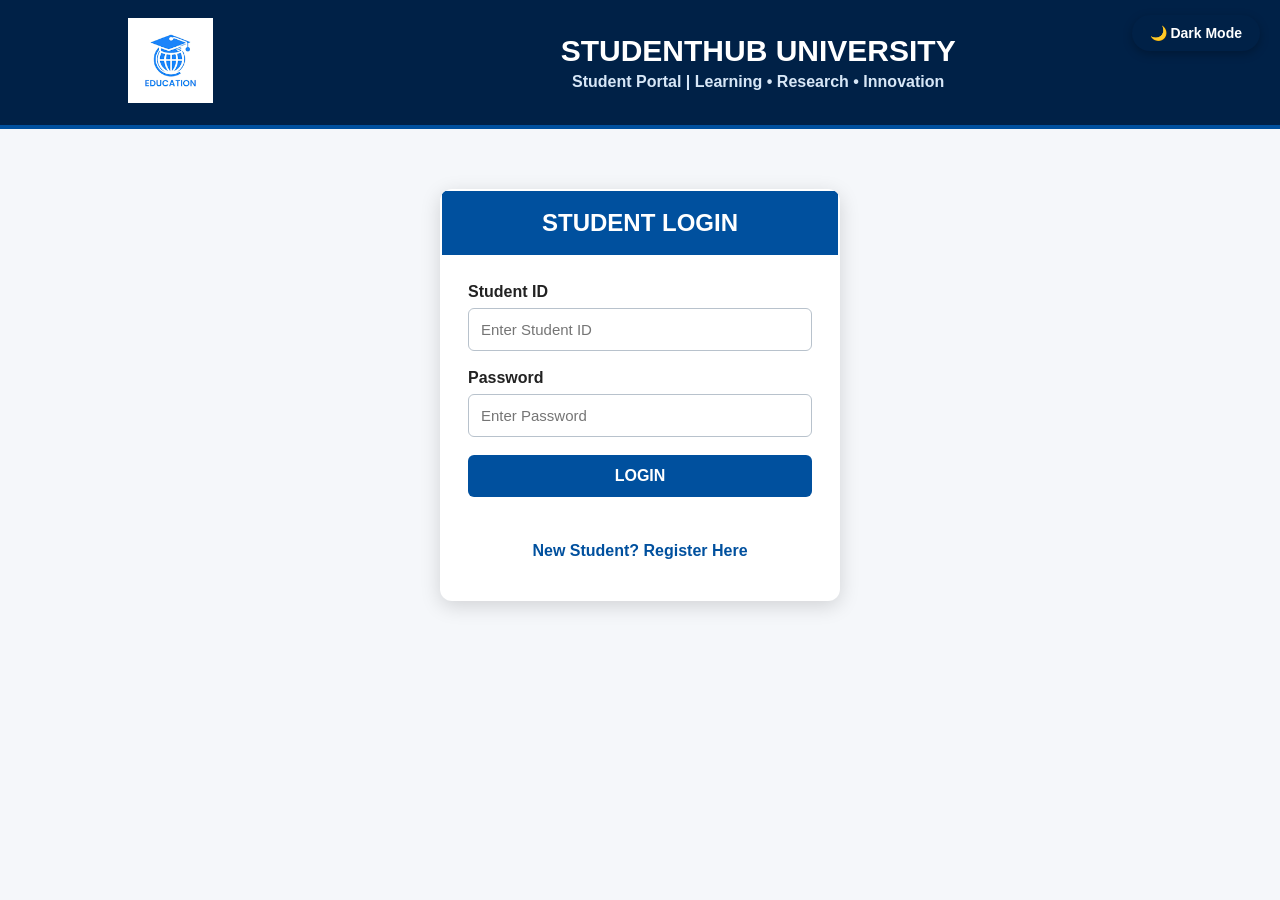
<file: Student portal html/index.html>
<!DOCTYPE html>

<html lang="en">

<head>
    <meta charset="UTF-8">
    <title>StudentHub University - Login</title>
    <link rel="stylesheet" href="style.css">
    <style>
    /* ================= LIGHT MODE ================= */

    body {
        background-color: #F5F7FA;
        color: #222222;
        transition: background-color 0.3s, color 0.3s;
        margin: 0;
    }

    .theme-toggle {
        position: fixed;
        top: 15px;
        right: 20px;
        z-index: 9999;

        padding: 10px 18px;

        border: none;
        border-radius: 25px;

        background-color: #002147;
        color: white;

        font-size: 14px;
        font-weight: bold;

        cursor: pointer;

        box-shadow: 0 3px 10px rgba(0, 0, 0, 0.25);

        transition: 0.3s;
    }

    .theme-toggle:hover {
        transform: scale(1.05);
    }


    /* ================= DARK MODE ================= */

    body.dark-mode {
        background-color: #121212 !important;
        color: #ffffff !important;
    }

    body.dark-mode .header {
        background-color: #1e1e1e !important;
    }

    body.dark-mode .university-title {
        color: #ffffff !important;
    }

    body.dark-mode .university-subtitle {
        color: #dddddd !important;
    }

    body.dark-mode .login-container {
        background-color: #1e1e1e !important;
        color: #ffffff !important;
    }

    body.dark-mode .login-header {
        background-color: #333333 !important;
        color: #FFD54F !important;
    }

    body.dark-mode .login-form label {
        color: #ffffff !important;
    }

    body.dark-mode .login-form input[type="text"],
    body.dark-mode .login-form input[type="password"] {
        background-color: #2b2b2b !important;
        color: #ffffff !important;
        border: 1px solid #666666 !important;
    }

    body.dark-mode .login-form input::placeholder {
        color: #bbbbbb !important;
    }

    body.dark-mode .register-link a {
        color: #FFD54F !important;
    }

    body.dark-mode .theme-toggle {
        background-color: #FFD54F;
        color: #002147;
    }
</style>
</head>


<button id="themeToggle" class="theme-toggle"
    onclick="
        document.body.classList.toggle('dark-mode');
        this.innerHTML = document.body.classList.contains('dark-mode')
            ? '☀️ Light Mode'
            : '🌙 Dark Mode';
    ">
    🌙 Dark Mode
</button>

    <center>
<center>

<!-- ================= HEADER ================= -->
 <table class="header">
    <tr>
        <td width="20%" align="center">
            <img class="logo" src="[data-uri]" alt="University Logo">
        </td>

        <td align="center">
            <h1 class="university-title">STUDENTHUB UNIVERSITY</h1>

            <h3 class="university-subtitle">
                Student Portal | Learning • Research • Innovation
            </h3>
        </td>
    </tr>
</table>

<table class="login-container">

    <tr>
        <th class="login-header">
            STUDENT LOGIN
        </th>
    </tr>

    <tr>
        <td>

            <form action="dashboard.html" method="get" class="login-form">

                <label>Student ID</label>

                <input
                    type="text"
                    name="studentid"
                    placeholder="Enter Student ID"
                    required
                >

                <label>Password</label>

                <input
                    type="password"
                    name="password"
                    placeholder="Enter Password"
                    required
                >

                <input
                    type="submit"
                    value="LOGIN"
                    class="login-button"
                >

            </form>

            <div class="register-link">
                <a href="register.html">
                    New Student? Register Here
                </a>
            </div>

            <br>

        </td>
    </tr>

</table>
<script src="login.js"></script>
</body>
</html>
</file>
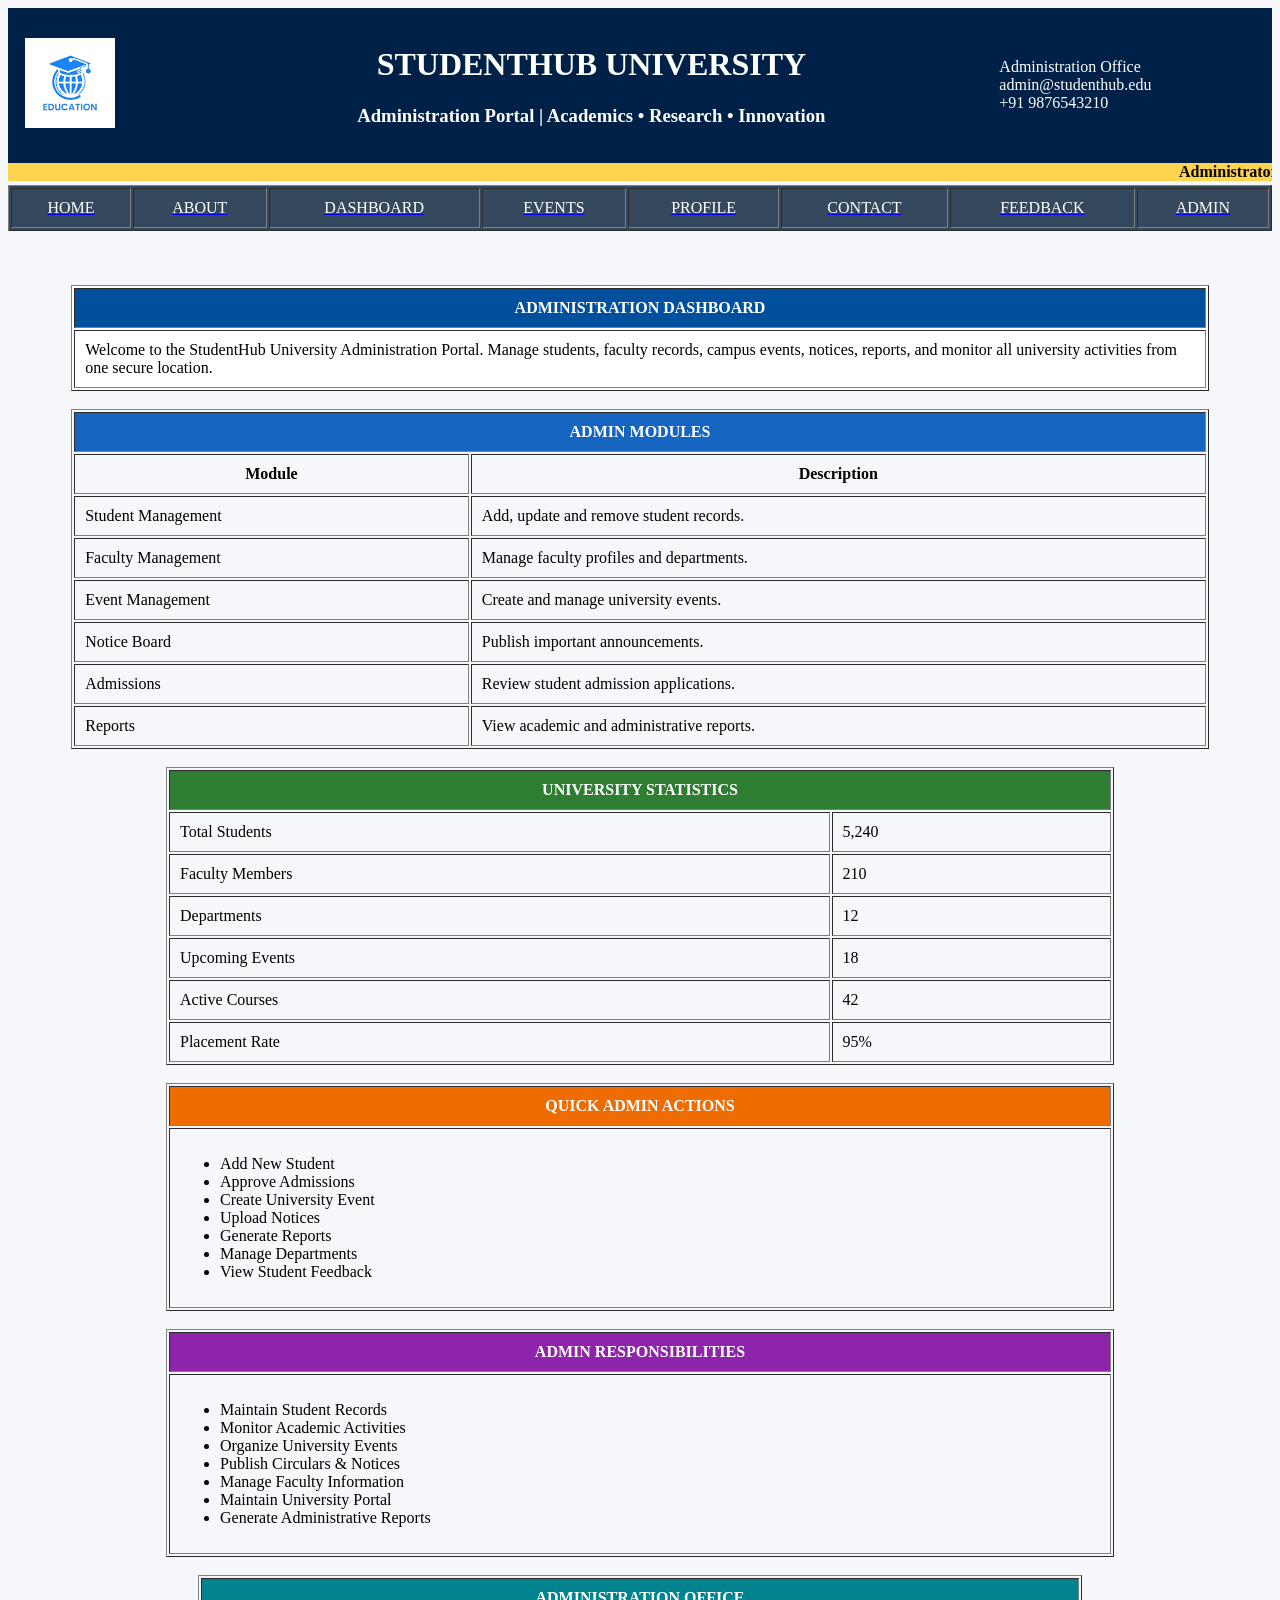
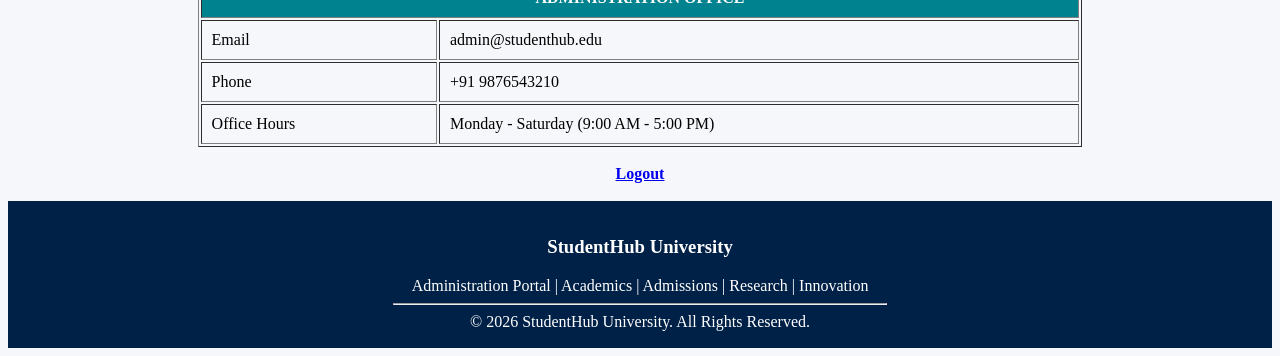
<file: Student portal html/admin.html>
<!DOCTYPE html>
<html lang="en">

<head>
    <meta charset="UTF-8">
    <title>StudentHub University - Admin Panel</title>
</head>

<body bgcolor="#F5F7FA">

<center>

<!-- Header -->

<table width="100%" bgcolor="#002147" cellpadding="15">

<tr>

<td width="15%">
<img src="[data-uri]" width="90" height="90">
</td>

<td align="center">

<font face="Trebuchet MS" color="white">

<h1>STUDENTHUB UNIVERSITY</h1>

<h3>Administration Portal | Academics • Research • Innovation</h3>

</font>

</td>

<td>

<font color="white">

Administration Office<br>

admin@studenthub.edu<br>

+91 9876543210

</font>

</td>

</tr>

</table>

<!-- Announcement -->

<marquee bgcolor="#FFD54F">

<b>

Administrator Portal | Student Records | Event Management | Reports | Notices

</b>

</marquee>

<br>

<!-- Navigation -->

<table width="100%" bgcolor="#34495E" border="1" cellpadding="10">

<tr align="center">

<td><a href="index.html"><font color="white">HOME</font></a></td>

<td><a href="about.html"><font color="white">ABOUT</font></a></td>

<td><a href="dashboard.html"><font color="white">DASHBOARD</font></a></td>

<td><a href="events.html"><font color="white">EVENTS</font></a></td>

<td><a href="profile.html"><font color="white">PROFILE</font></a></td>

<td><a href="contact.html"><font color="white">CONTACT</font></a></td>

<td><a href="feedback.html"><font color="white">FEEDBACK</font></a></td>

<td><a href="admin.html"><font color="white">ADMIN</font></a></td>

</tr>

</table>

<br>



<br><br>

<!-- Welcome -->

<table border="1" width="90%" bgcolor="white" cellpadding="10">

<tr bgcolor="#00509E">

<th>

<font color="white">

ADMINISTRATION DASHBOARD

</font>

</th>

</tr>

<tr>

<td>

Welcome to the StudentHub University Administration Portal.
Manage students, faculty records, campus events, notices, reports,
and monitor all university activities from one secure location.

</td>

</tr>

</table>

<br>

<!-- Admin Modules -->

<table border="1" width="90%" cellpadding="10">

<tr bgcolor="#1565C0">

<th colspan="2">

<font color="white">

ADMIN MODULES

</font>

</th>

</tr>

<tr>

<th>Module</th>

<th>Description</th>

</tr>

<tr>

<td>Student Management</td>

<td>Add, update and remove student records.</td>

</tr>

<tr>

<td>Faculty Management</td>

<td>Manage faculty profiles and departments.</td>

</tr>

<tr>

<td>Event Management</td>

<td>Create and manage university events.</td>

</tr>

<tr>

<td>Notice Board</td>

<td>Publish important announcements.</td>

</tr>

<tr>

<td>Admissions</td>

<td>Review student admission applications.</td>

</tr>

<tr>

<td>Reports</td>

<td>View academic and administrative reports.</td>

</tr>

</table>

<br>

<!-- Statistics -->

<table border="1" width="75%" cellpadding="10">

<tr bgcolor="#2E7D32">

<th colspan="2">

<font color="white">

UNIVERSITY STATISTICS

</font>

</th>

</tr>

<tr>

<td>Total Students</td>

<td>5,240</td>

</tr>

<tr>

<td>Faculty Members</td>

<td>210</td>

</tr>

<tr>

<td>Departments</td>

<td>12</td>

</tr>

<tr>

<td>Upcoming Events</td>

<td>18</td>

</tr>

<tr>

<td>Active Courses</td>

<td>42</td>

</tr>

<tr>

<td>Placement Rate</td>

<td>95%</td>

</tr>

</table>

<br>

<!-- Quick Actions -->

<table border="1" width="75%" cellpadding="10">

<tr bgcolor="#EF6C00">

<th>

<font color="white">

QUICK ADMIN ACTIONS

</font>

</th>

</tr>

<tr>

<td>

<ul align="left">

<li>Add New Student</li>

<li>Approve Admissions</li>

<li>Create University Event</li>

<li>Upload Notices</li>

<li>Generate Reports</li>

<li>Manage Departments</li>

<li>View Student Feedback</li>

</ul>

</td>

</tr>

</table>

<br>

<!-- Responsibilities -->

<table border="1" width="75%" cellpadding="10">

<tr bgcolor="#8E24AA">

<th>

<font color="white">

ADMIN RESPONSIBILITIES

</font>

</th>

</tr>

<tr>

<td>

<ul align="left">

<li>Maintain Student Records</li>

<li>Monitor Academic Activities</li>

<li>Organize University Events</li>

<li>Publish Circulars & Notices</li>

<li>Manage Faculty Information</li>

<li>Maintain University Portal</li>

<li>Generate Administrative Reports</li>

</ul>

</td>

</tr>

</table>

<br>

<!-- Admin Helpdesk -->

<table border="1" width="70%" cellpadding="10">

<tr bgcolor="#00838F">

<th colspan="2">

<font color="white">

ADMINISTRATION OFFICE

</font>

</th>

</tr>

<tr>

<td>Email</td>

<td>admin@studenthub.edu</td>

</tr>

<tr>

<td>Phone</td>

<td>+91 9876543210</td>

</tr>

<tr>

<td>Office Hours</td>

<td>Monday - Saturday (9:00 AM - 5:00 PM)</td>

</tr>

</table>

<br>

<a href="login.html">

<b>Logout</b>

</a>

<br><br>

<!-- Footer -->

<table width="100%" bgcolor="#002147" cellpadding="15">

<tr>

<td align="center">

<font color="white">

<h3>StudentHub University</h3>

Administration Portal | Academics | Admissions | Research | Innovation

<hr width="40%">

© 2026 StudentHub University. All Rights Reserved.

</font>

</td>

</tr>

</table>

</center>

</body>

</html>
</file>
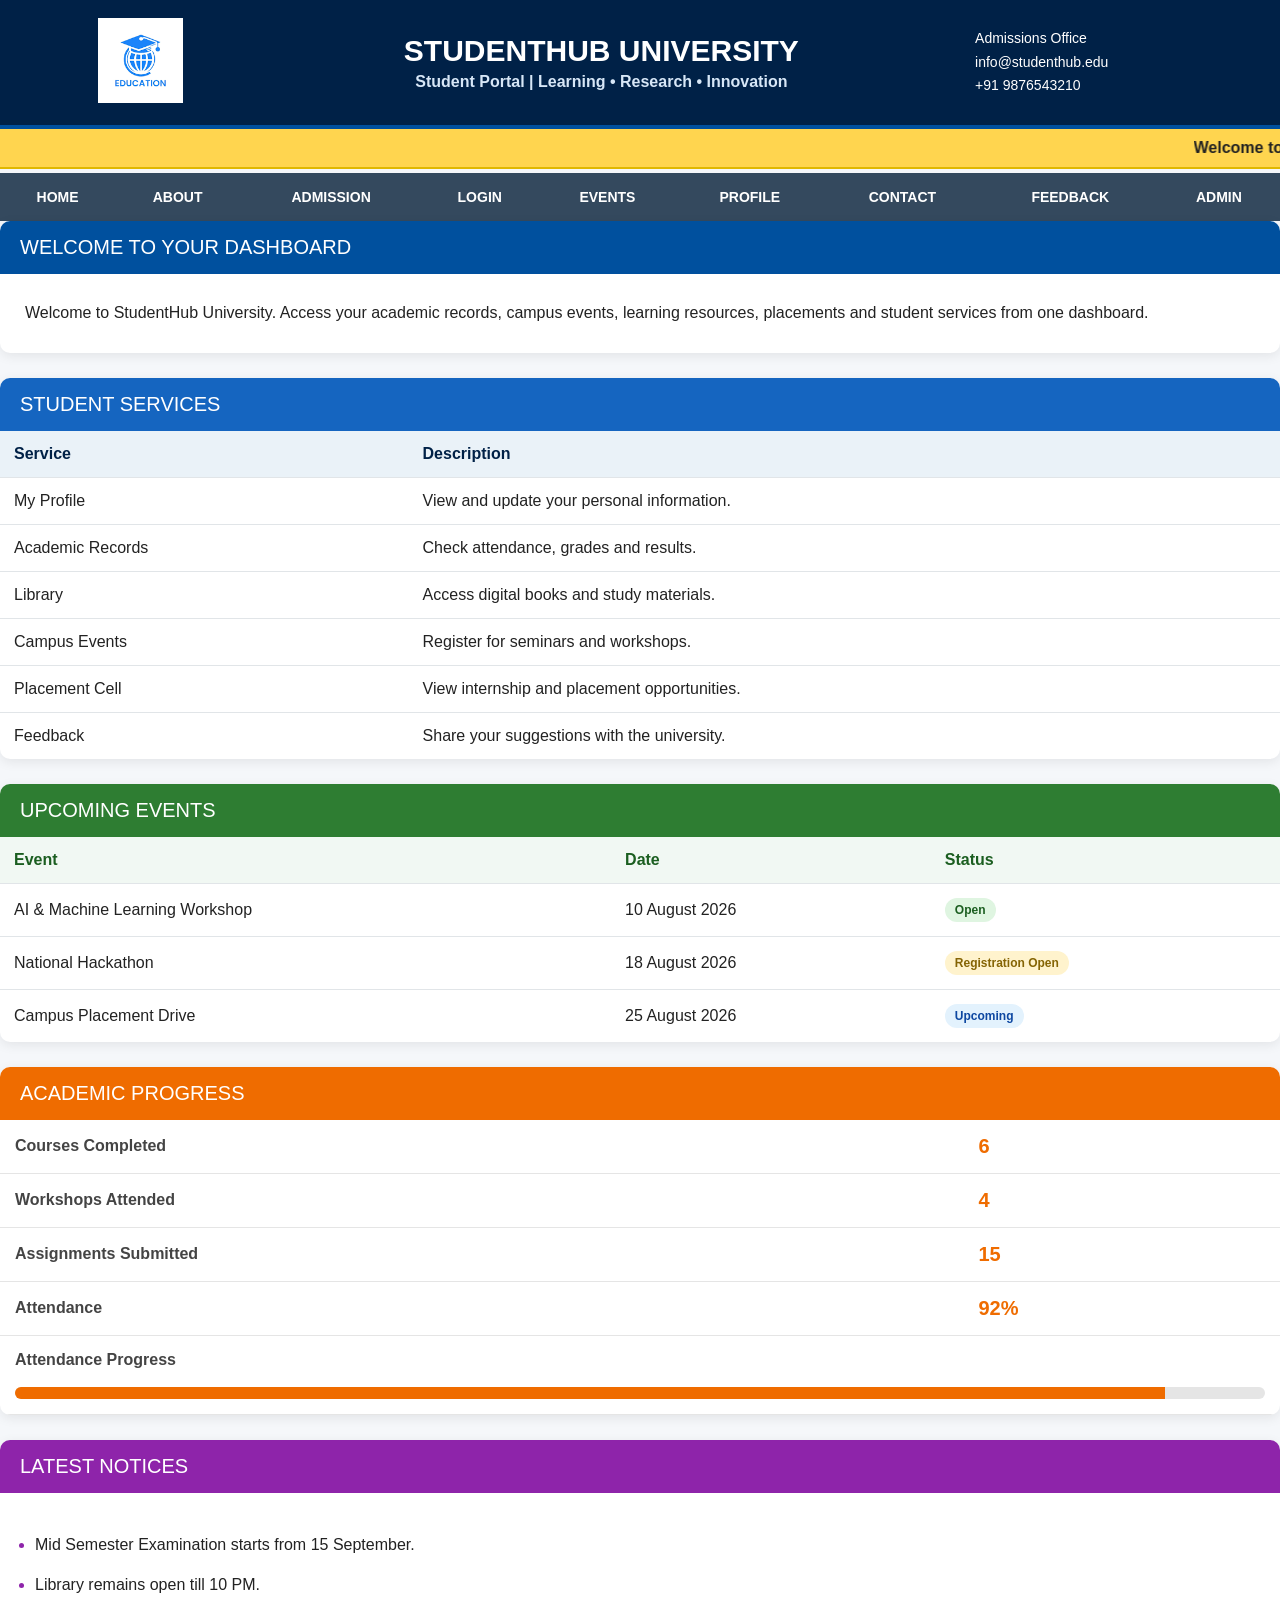
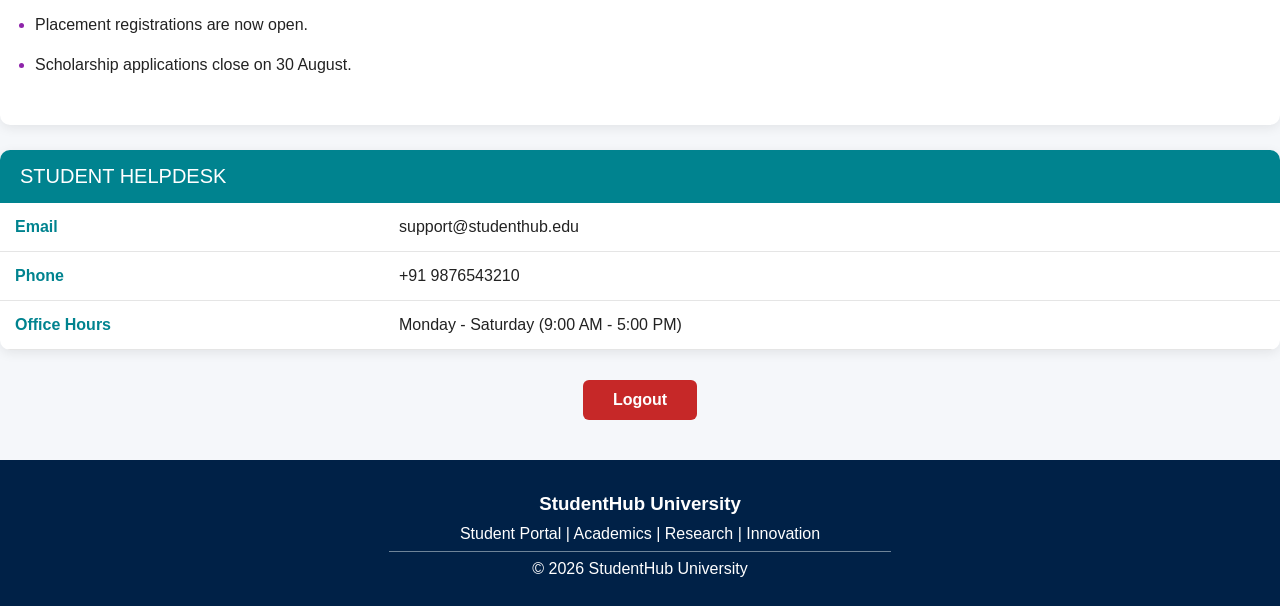
<file: Student portal html/dashboard.html>
<!DOCTYPE html>
<html lang="en">

<head>
    <meta charset="UTF-8">
    <title>StudentHub University - Dashboard</title>
    <link rel="stylesheet" href="style.css">
</head>

<body>

<table class="header">

<tr>

<td width="15%" align="center">

<img class="logo"
src="[data-uri]" width="90" height="90"
alt="StudentHub Logo">

</td>

<td align="center">

<h1 class="university-title">
STUDENTHUB UNIVERSITY
</h1>

<h3 class="university-subtitle">
Student Portal | Learning • Research • Innovation
</h3>

</td>

<td>

<div class="header-contact">
Admissions Office<br>
info@studenthub.edu<br>
+91 9876543210
</div>

</td>

</tr>

</table>
<marquee class="announcement">

<b>
Welcome to the Student Dashboard |
Academic Records |
Campus News |
Events |
Placements
</b>

</marquee>
<table class="navigation">

<tr align="center">

<td><a href="index.html">HOME</a></td>

<td><a href="about.html">ABOUT</a></td>

<td><a href="register.html">ADMISSION</a></td>

<td><a href="login.html">LOGIN</a></td>

<td><a href="events.html">EVENTS</a></td>

<td><a href="profile.html">PROFILE</a></td>

<td><a href="contact.html">CONTACT</a></td>

<td><a href="feedback.html">FEEDBACK</a></td>
<td><a href="admin.html"><font color="white">ADMIN</font></a></td>

</tr>

</table>
<div class="dashboard-card">

    <div class="section-header welcome-header">
        WELCOME TO YOUR DASHBOARD
    </div>

    <div class="welcome-content">

        Welcome to StudentHub University.
        Access your academic records, campus events,
        learning resources, placements and student
        services from one dashboard.

    </div>

</div>
<div class="dashboard-card">

    <div class="section-header services-header">
        STUDENT SERVICES
    </div>

    <table class="services-table">

        <tr>
            <th>Service</th>
            <th>Description</th>
        </tr>

        <tr>
            <td>My Profile</td>
            <td>View and update your personal information.</td>
        </tr>

        <tr>
            <td>Academic Records</td>
            <td>Check attendance, grades and results.</td>
        </tr>

        <tr>
            <td>Library</td>
            <td>Access digital books and study materials.</td>
        </tr>

        <tr>
            <td>Campus Events</td>
            <td>Register for seminars and workshops.</td>
        </tr>

        <tr>
            <td>Placement Cell</td>
            <td>View internship and placement opportunities.</td>
        </tr>

        <tr>
            <td>Feedback</td>
            <td>Share your suggestions with the university.</td>
        </tr>

    </table>

</div>
<div class="dashboard-card">

    <div class="section-header events-header">
        UPCOMING EVENTS
    </div>

    <table class="events-table">

        <tr>
            <th>Event</th>
            <th>Date</th>
            <th>Status</th>
        </tr>

        <tr>
            <td>AI & Machine Learning Workshop</td>
            <td>10 August 2026</td>
            <td>
                <span class="status status-open">
                    Open
                </span>
            </td>
        </tr>

        <tr>
            <td>National Hackathon</td>
            <td>18 August 2026</td>
            <td>
                <span class="status status-registration">
                    Registration Open
                </span>
            </td>
        </tr>

        <tr>
            <td>Campus Placement Drive</td>
            <td>25 August 2026</td>
            <td>
                <span class="status status-upcoming">
                    Upcoming
                </span>
            </td>
        </tr>

    </table>

</div>
<div class="dashboard-card">

    <div class="section-header progress-header">
        ACADEMIC PROGRESS
    </div>

    <table class="progress-table">

        <tr>
            <td>Courses Completed</td>
            <td class="progress-value">6</td>
        </tr>

        <tr>
            <td>Workshops Attended</td>
            <td class="progress-value">4</td>
        </tr>

        <tr>
            <td>Assignments Submitted</td>
            <td class="progress-value">15</td>
        </tr>

        <tr>
            <td>Attendance</td>
            <td class="progress-value">92%</td>
        </tr>

        <tr>
            <td colspan="2">

                <b>Attendance Progress</b>

                <br><br>

                <div class="progress-bar-container">

                    <div class="progress-bar"></div>

                </div>

            </td>
        </tr>

    </table>

</div>
<div class="dashboard-card">

    <div class="section-header notices-header">
        LATEST NOTICES
    </div>

    <ul class="notice-list">

        <li>
            Mid Semester Examination starts from 15 September.
        </li>

        <li>
            Library remains open till 10 PM.
        </li>

        <li>
            Placement registrations are now open.
        </li>

        <li>
            Scholarship applications close on 30 August.
        </li>

    </ul>

</div>
<div class="dashboard-card">

    <div class="section-header helpdesk-header">
        STUDENT HELPDESK
    </div>

    <table class="helpdesk-table">

        <tr>
            <td>Email</td>
            <td>support@studenthub.edu</td>
        </tr>

        <tr>
            <td>Phone</td>
            <td>+91 9876543210</td>
        </tr>

        <tr>
            <td>Office Hours</td>
            <td>
                Monday - Saturday
                (9:00 AM - 5:00 PM)
            </td>
        </tr>

    </table>

</div>
<div class="logout-container">

    <a href="login.html" class="logout-button">
        Logout
    </a>

</div>
<table class="footer">

<tr>

<td>

<h3>StudentHub University</h3>

Student Portal | Academics | Research | Innovation

<hr width="40%">

© 2026 StudentHub University

</td>

</tr>

</table>
</file>
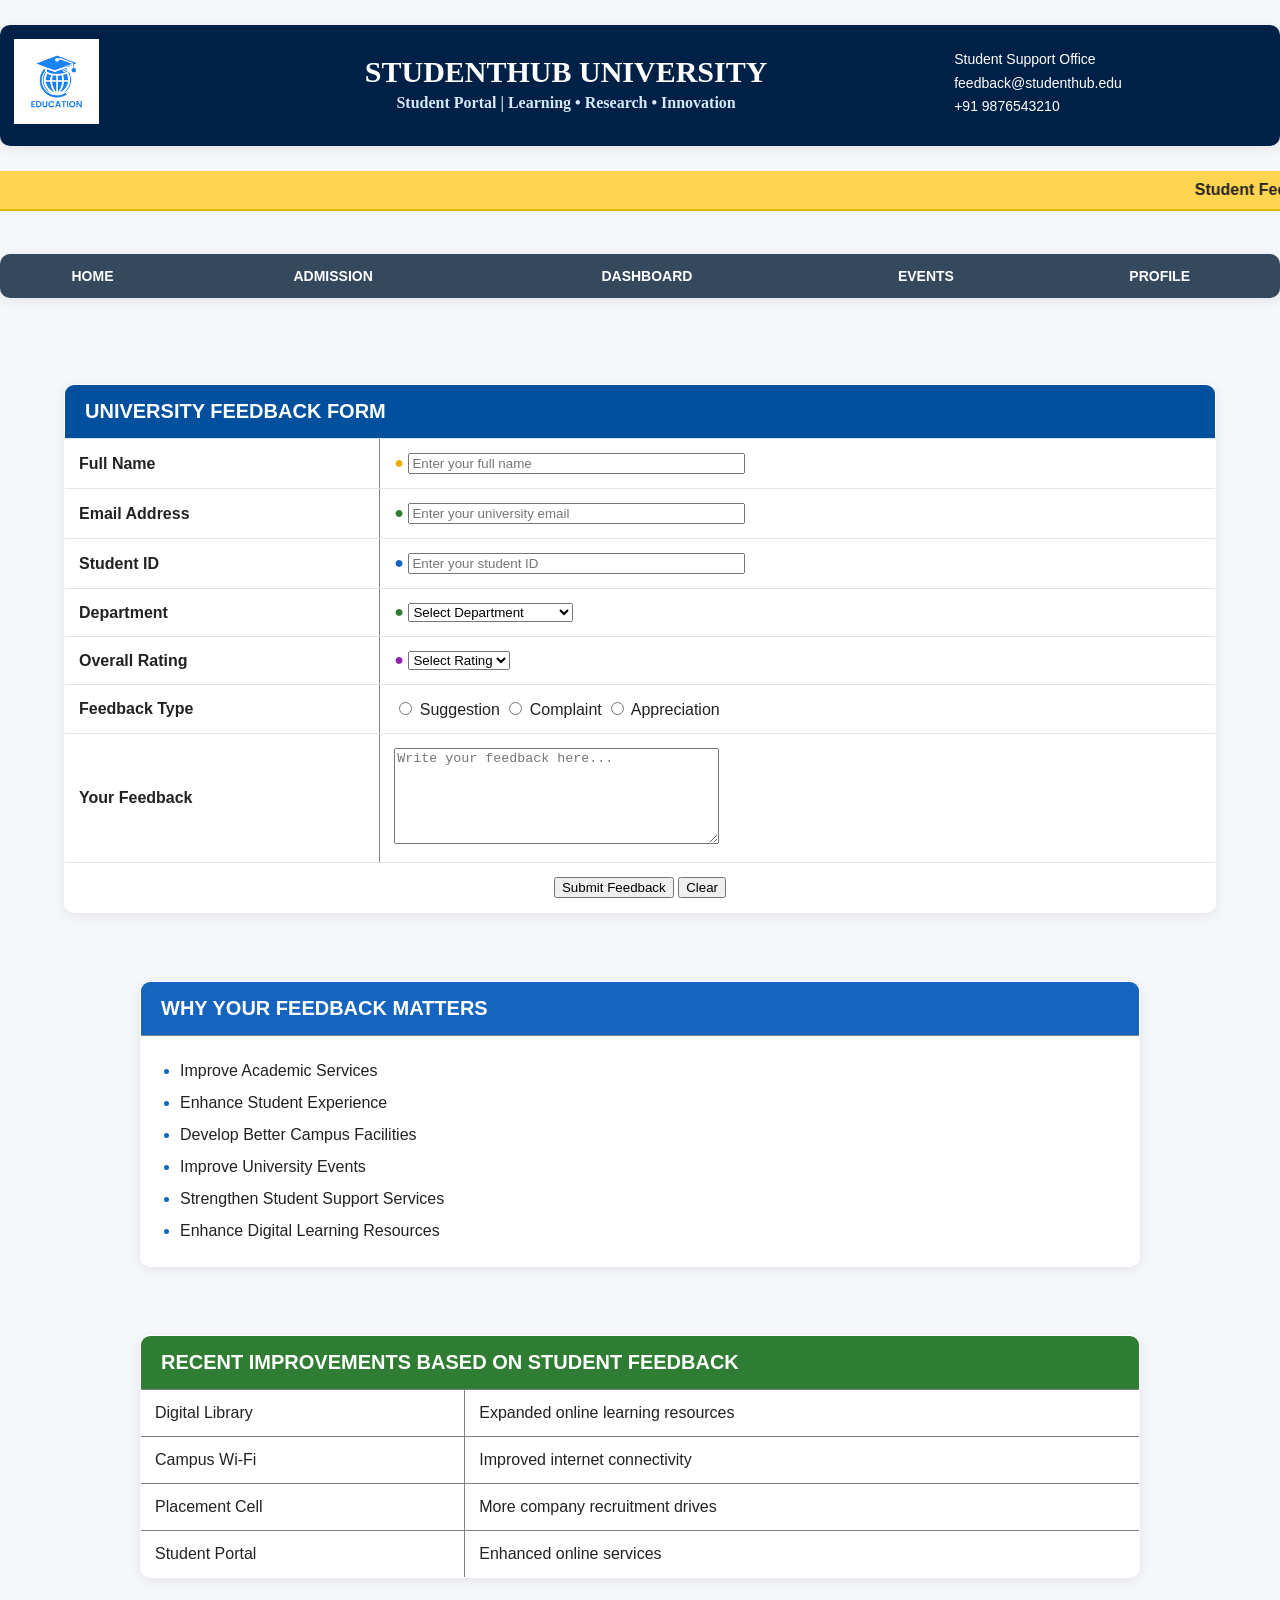
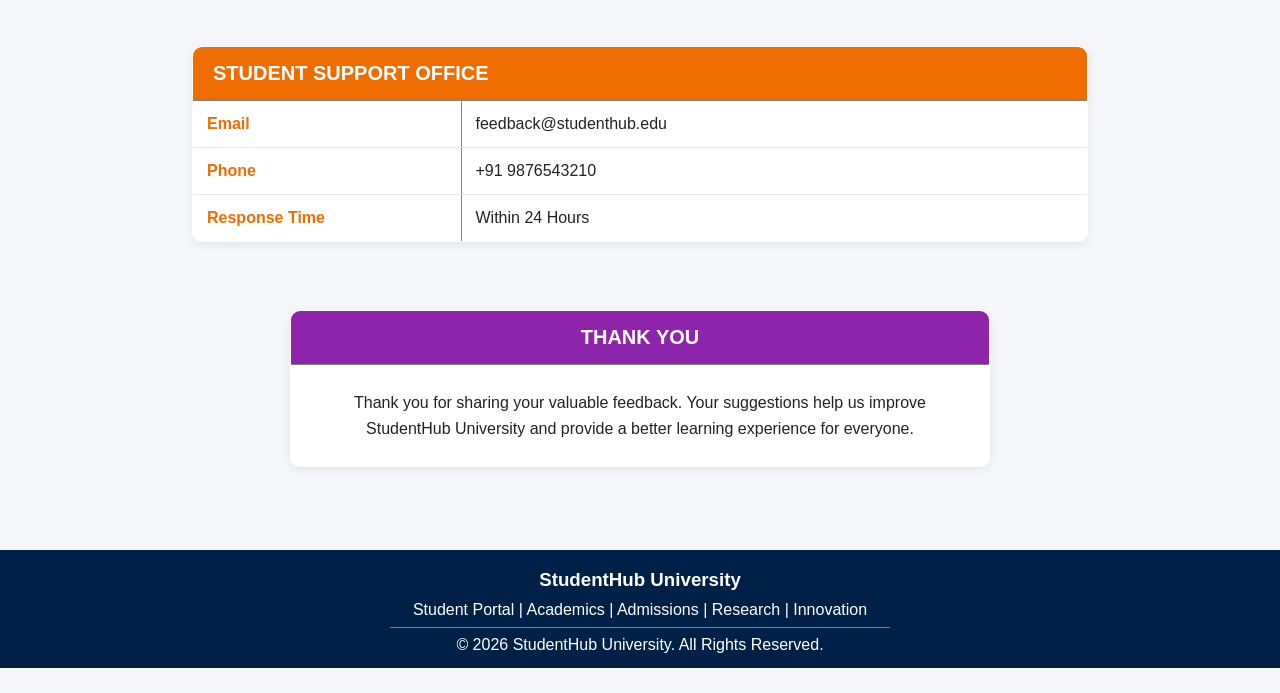
<file: Student portal html/feedback.html>
<!DOCTYPE html>
<html lang="en">

<head>
    <meta charset="UTF-8">
    <title>StudentHub University - Feedback</title>
        <link rel="stylesheet" href="events.css">
</head>

<body bgcolor="#F5F7FA">

<center>

<!-- Header -->

<table width="100%" bgcolor="#002147" cellpadding="15">

<tr>

<td width="15%">
<img src="[data-uri]" width="90" height="90">
</td>

<td align="center">

<font face="Trebuchet MS" color="white">

<h1>STUDENTHUB UNIVERSITY</h1>

<h3>Student Portal | Learning • Research • Innovation</h3>

</font>

</td>

<td>

<font color="white">

Student Support Office<br>

feedback@studenthub.edu<br>

+91 9876543210

</font>

</td>

</tr>

</table>

<!-- Announcement -->

<marquee bgcolor="#FFD54F">

<b>

Student Feedback Portal | Share Your Experience | Help Us Improve Our University Services

</b>

</marquee>

<br>

<!-- Navigation -->

<table width="100%" bgcolor="#34495E" border="1" cellpadding="10">

<tr align="center">

<td><a href="index.html"><font color="white">HOME</font></a></td>



<td><a href="register.html"><font color="white">ADMISSION</font></a></td>



<td><a href="dashboard.html"><font color="white">DASHBOARD</font></a></td>

<td><a href="events.html"><font color="white">EVENTS</font></a></td>

<td><a href="profile.html"><font color="white">PROFILE</font></a></td>





</tr>

</table>



<br><br>

<!-- Feedback Form -->

<table border="1" width="85%" bgcolor="white" cellpadding="10">

<tr bgcolor="#00509E">

<th colspan="2">

<font color="white">

UNIVERSITY FEEDBACK FORM

</font>

</th>

</tr>

<form>

<tr>

<td><b>Full Name</b></td>

<td><input type="text" size="40" placeholder="Enter your full name"></td>

</tr>

<tr>

<td><b>Email Address</b></td>

<td><input type="email" size="40" placeholder="Enter your university email"></td>

</tr>

<tr>

<td><b>Student ID</b></td>

<td><input type="text" size="40" placeholder="Enter your student ID"></td>

</tr>

<tr>

<td><b>Department</b></td>

<td>

<select>

<option>Select Department</option>

<option>Information Technology</option>

<option>Computer Engineering</option>

<option>Mechanical Engineering</option>

<option>Civil Engineering</option>

<option>Electrical Engineering</option>

<option>Business Administration</option>

</select>

</td>

</tr>

<tr>

<td><b>Overall Rating</b></td>

<td>

<select>

<option>Select Rating</option>

<option>Excellent</option>

<option>Very Good</option>

<option>Good</option>

<option>Average</option>

<option>Poor</option>

</select>

</td>

</tr>

<tr>

<td><b>Feedback Type</b></td>

<td>

<input type="radio" name="type"> Suggestion

<input type="radio" name="type"> Complaint

<input type="radio" name="type"> Appreciation

</td>

</tr>

<tr>

<td><b>Your Feedback</b></td>

<td>

<textarea rows="6" cols="38" placeholder="Write your feedback here..."></textarea>

</td>

</tr>

<tr>

<td colspan="2" align="center">

<input type="submit" value="Submit Feedback">

<input type="reset" value="Clear">

</td>

</tr>

</form>

</table>

<br>

<!-- Why Feedback Matters -->

<table border="1" width="85%" cellpadding="10">

<tr bgcolor="#1565C0">

<th>

<font color="white">

WHY YOUR FEEDBACK MATTERS

</font>

</th>

</tr>

<tr>

<td>

<ul align="left">

<li>Improve Academic Services</li>

<li>Enhance Student Experience</li>

<li>Develop Better Campus Facilities</li>

<li>Improve University Events</li>

<li>Strengthen Student Support Services</li>

<li>Enhance Digital Learning Resources</li>

</ul>

</td>

</tr>

</table>

<br>

<!-- Recent Improvements -->

<table border="1" width="75%" cellpadding="10">

<tr bgcolor="#2E7D32">

<th colspan="2">

<font color="white">

RECENT IMPROVEMENTS BASED ON STUDENT FEEDBACK

</font>

</th>

</tr>

<tr>

<td>Digital Library</td>

<td>Expanded online learning resources</td>

</tr>

<tr>

<td>Campus Wi-Fi</td>

<td>Improved internet connectivity</td>

</tr>

<tr>

<td>Placement Cell</td>

<td>More company recruitment drives</td>

</tr>

<tr>

<td>Student Portal</td>

<td>Enhanced online services</td>

</tr>

</table>

<br>

<!-- Helpdesk -->

<table border="1" width="70%" cellpadding="10">

<tr bgcolor="#EF6C00">

<th colspan="2">

<font color="white">

STUDENT SUPPORT OFFICE

</font>

</th>

</tr>

<tr>

<td>Email</td>

<td>feedback@studenthub.edu</td>

</tr>

<tr>

<td>Phone</td>

<td>+91 9876543210</td>

</tr>

<tr>

<td>Response Time</td>

<td>Within 24 Hours</td>

</tr>

</table>

<br>

<!-- Thank You -->

<table border="1" width="70%" cellpadding="10">

<tr bgcolor="#8E24AA">

<th>

<font color="white">

THANK YOU

</font>

</th>

</tr>

<tr>

<td align="center">

Thank you for sharing your valuable feedback.
Your suggestions help us improve StudentHub University
and provide a better learning experience for everyone.

</td>

</tr>

</table>

<br>

<!-- Footer -->

<table width="100%" bgcolor="#002147" cellpadding="15">

<tr>

<td align="center">

<font color="white">

<h3>StudentHub University</h3>

Student Portal | Academics | Admissions | Research | Innovation

<hr width="40%">

© 2026 StudentHub University. All Rights Reserved.

</font>

</td>

</tr>

</table>

</center>

</body>

</html>
</file>
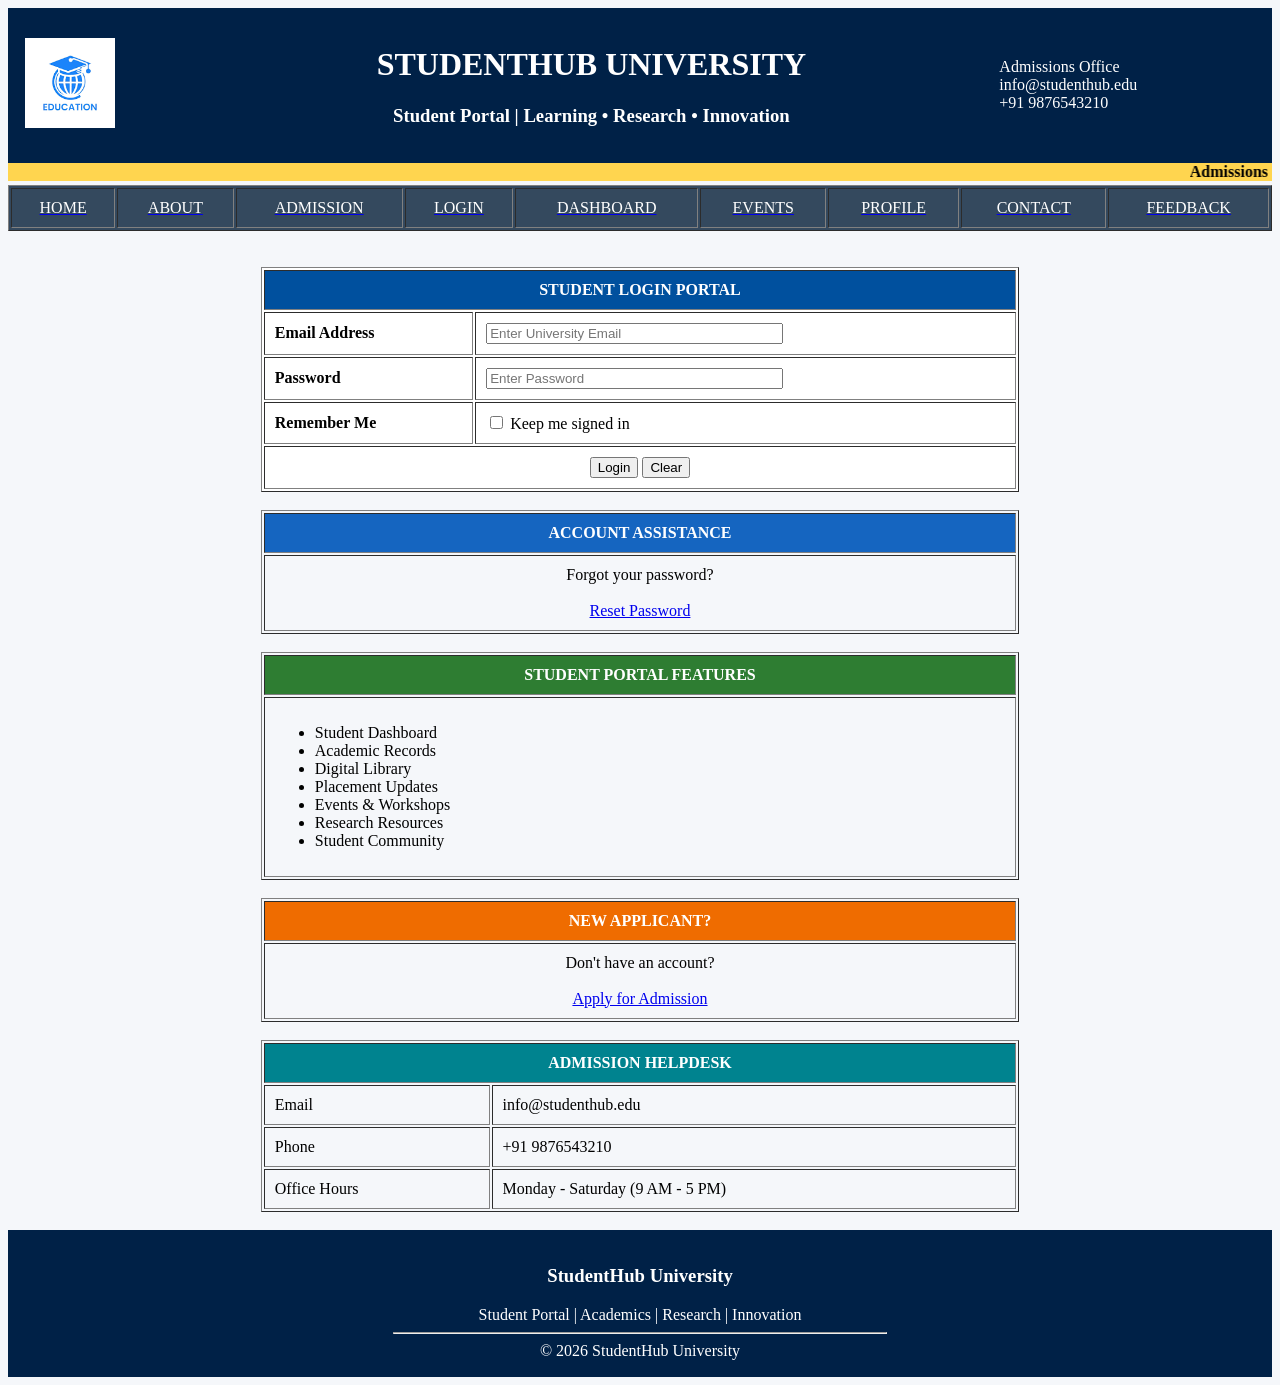
<file: Student portal html/login.html>
<!DOCTYPE html>
<html lang="en">

<head>
    <meta charset="UTF-8">
    <title>StudentHub University - Login</title>
</head>

<body bgcolor="#F5F7FA">

<center>

<!-- Header -->

<table width="100%" bgcolor="#002147" cellpadding="15">

<tr>

<td width="15%">
<img src="[data-uri]" width="90" height="90">
</td>

<td align="center">

<font face="Trebuchet MS" color="white">

<h1>STUDENTHUB UNIVERSITY</h1>

<h3>Student Portal | Learning • Research • Innovation</h3>

</font>

</td>

<td>

<font color="white">

Admissions Office<br>

info@studenthub.edu<br>

+91 9876543210

</font>

</td>

</tr>

</table>

<!-- Announcement -->

<marquee bgcolor="#FFD54F">

<b>
Admissions Open for 2026-27 | Student Portal Available 24×7 | Secure Login
</b>

</marquee>

<br>

<!-- Navigation -->

<table width="100%" bgcolor="#34495E" border="1" cellpadding="10">

<tr align="center">

<td><a href="index.html"><font color="white">HOME</font></a></td>

<td><a href="about.html"><font color="white">ABOUT</font></a></td>

<td><a href="register.html"><font color="white">ADMISSION</font></a></td>

<td><a href="login.html"><font color="white">LOGIN</font></a></td>

<td><a href="dashboard.html"><font color="white">DASHBOARD</font></a></td>

<td><a href="events.html"><font color="white">EVENTS</font></a></td>

<td><a href="profile.html"><font color="white">PROFILE</font></a></td>

<td><a href="contact.html"><font color="white">CONTACT</font></a></td>

<td><a href="feedback.html"><font color="white">FEEDBACK</font></a></td>

</tr>

</table>



<br><br>

<!-- Login Form -->

<table border="1" width="60%" cellpadding="10" bgcolor="white">

<tr bgcolor="#00509E">

<th colspan="2">

<font color="white">

STUDENT LOGIN PORTAL

</font>

</th>

</tr>

<form>

<tr>

<td><b>Email Address</b></td>

<td>

<input type="email" size="35" placeholder="Enter University Email">

</td>

</tr>

<tr>

<td><b>Password</b></td>

<td>

<input type="password" size="35" placeholder="Enter Password">

</td>

</tr>

<tr>

<td><b>Remember Me</b></td>

<td>

<input type="checkbox">

Keep me signed in

</td>

</tr>

<tr>

<td colspan="2" align="center">

<input type="submit" value="Login">

<input type="reset" value="Clear">

</td>

</tr>

</form>

</table>

<br>

<!-- Forgot Password -->

<table border="1" width="60%" cellpadding="10">

<tr bgcolor="#1565C0">

<th>

<font color="white">

ACCOUNT ASSISTANCE

</font>

</th>

</tr>

<tr>

<td align="center">

Forgot your password?

<br><br>

<a href="#">Reset Password</a>

</td>

</tr>

</table>

<br>

<!-- Features -->

<table border="1" width="60%" cellpadding="10">

<tr bgcolor="#2E7D32">

<th>

<font color="white">

STUDENT PORTAL FEATURES

</font>

</th>

</tr>

<tr>

<td>

<ul align="left">

<li>Student Dashboard</li>

<li>Academic Records</li>

<li>Digital Library</li>

<li>Placement Updates</li>

<li>Events & Workshops</li>

<li>Research Resources</li>

<li>Student Community</li>

</ul>

</td>

</tr>

</table>

<br>

<!-- New User -->

<table border="1" width="60%" cellpadding="10">

<tr bgcolor="#EF6C00">

<th>

<font color="white">

NEW APPLICANT?

</font>

</th>

</tr>

<tr>

<td align="center">

Don't have an account?

<br><br>

<a href="register.html">

Apply for Admission

</a>

</td>

</tr>

</table>

<br>

<!-- Helpdesk -->

<table border="1" width="60%" cellpadding="10">

<tr bgcolor="#00838F">

<th colspan="2">

<font color="white">

ADMISSION HELPDESK

</font>

</th>

</tr>

<tr>

<td>Email</td>

<td>info@studenthub.edu</td>

</tr>

<tr>

<td>Phone</td>

<td>+91 9876543210</td>

</tr>

<tr>

<td>Office Hours</td>

<td>Monday - Saturday (9 AM - 5 PM)</td>

</tr>

</table>

<br>

<!-- Footer -->

<table width="100%" bgcolor="#002147" cellpadding="15">

<tr>

<td align="center">

<font color="white">

<h3>StudentHub University</h3>

Student Portal | Academics | Research | Innovation

<hr width="40%">

© 2026 StudentHub University

</font>

</td>

</tr>

</table>

</center>

</body>

</html>
</file>
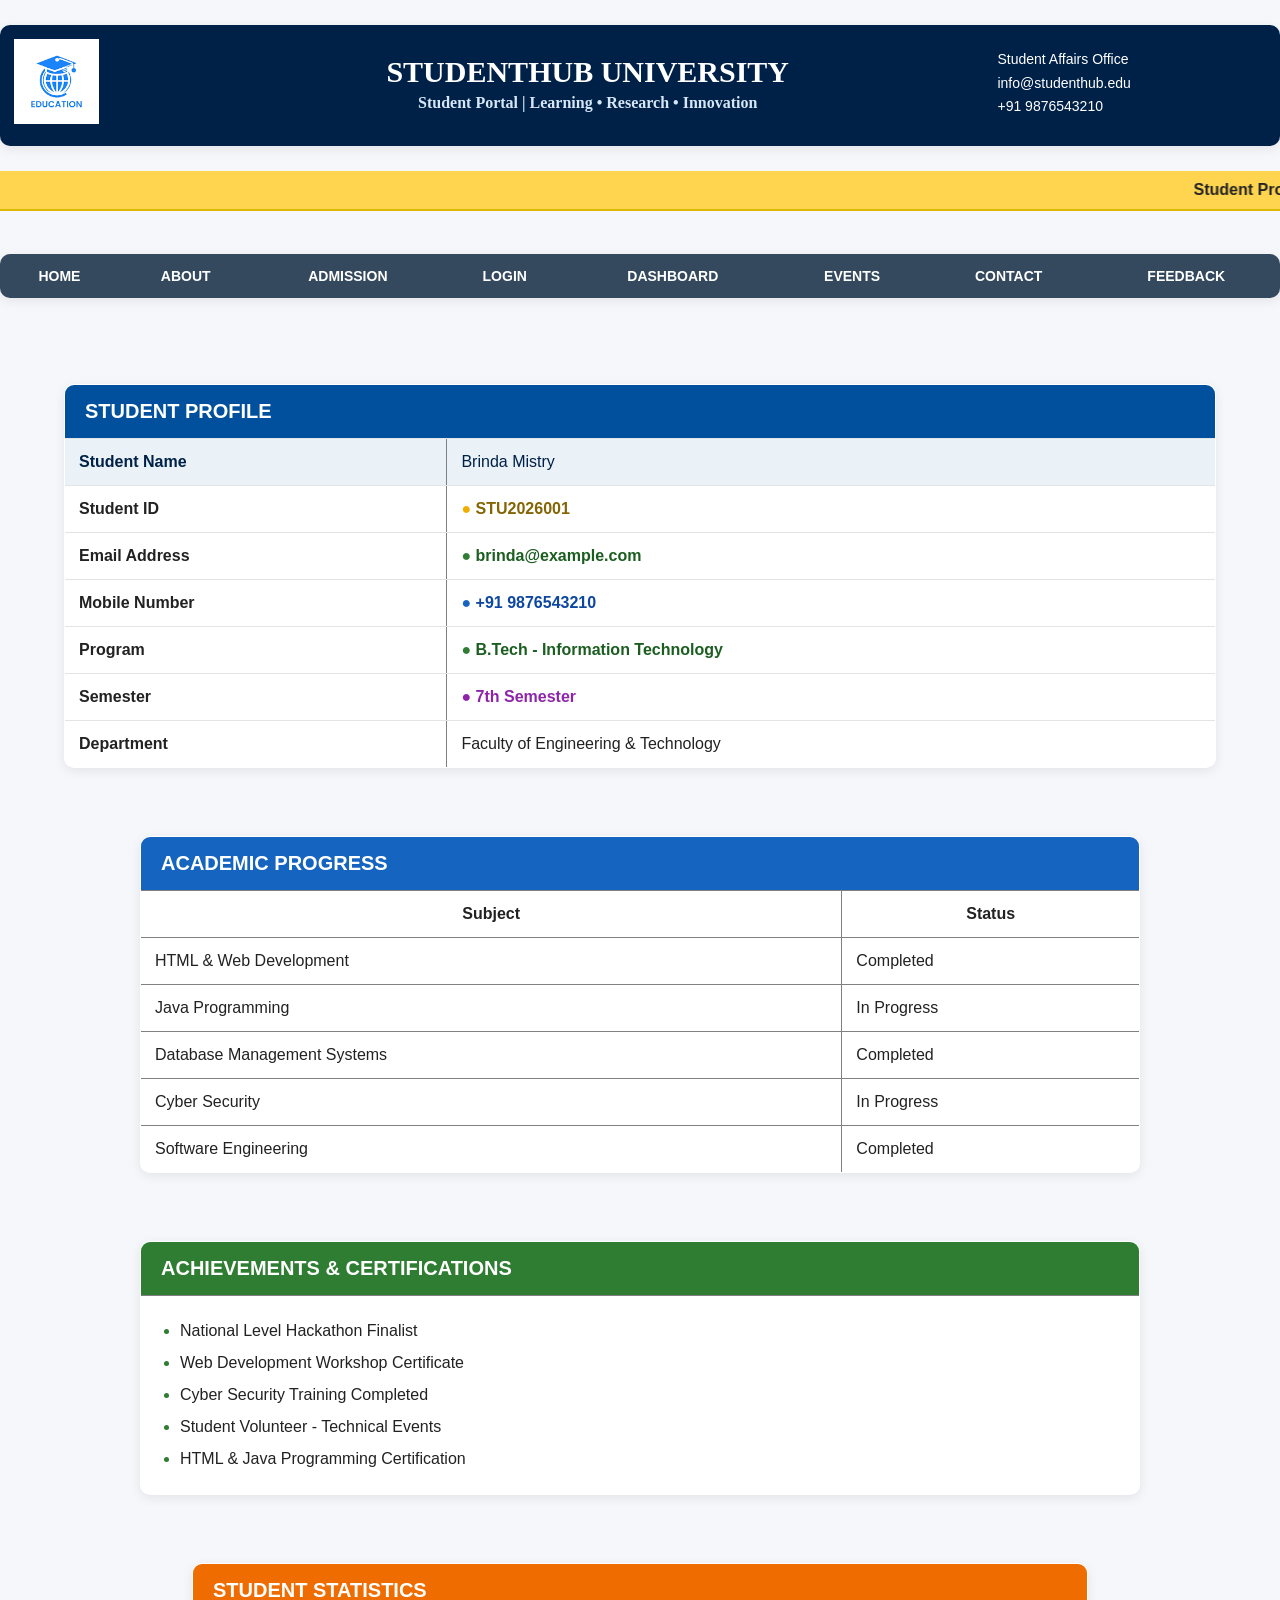
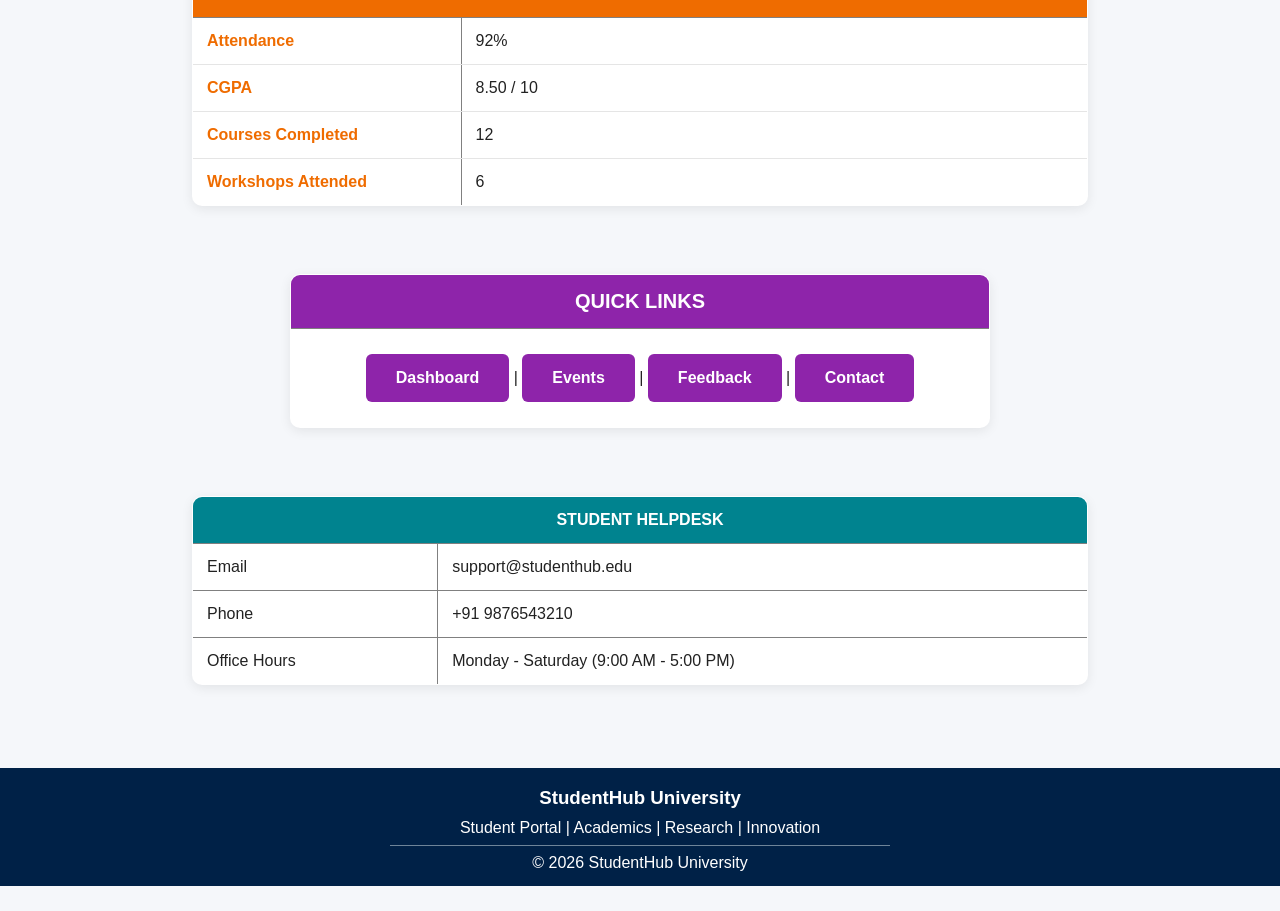
<file: Student portal html/profile.html>
<!DOCTYPE html>
<html lang="en">

<head>
    <meta charset="UTF-8">
    <title>StudentHub University - Student Profile</title>
    <link rel="stylesheet" href="events.css">
</head>

<body bgcolor="#F5F7FA">

<center>

<!-- Header -->

<table width="100%" bgcolor="#002147" cellpadding="15">

<tr>

<td width="15%">
<img src="[data-uri]" width="90" height="90"></td>

<td align="center">

<font face="Trebuchet MS" color="white">

<h1>STUDENTHUB UNIVERSITY</h1>

<h3>Student Portal | Learning • Research • Innovation</h3>

</font>

</td>

<td>

<font color="white">

Student Affairs Office<br>

info@studenthub.edu<br>

+91 9876543210

</font>

</td>

</tr>

</table>

<!-- Announcement -->

<marquee bgcolor="#FFD54F">

<b>

Student Profile Portal | View Academic Records | Update Information | Track Your Progress

</b>

</marquee>

<br>

<!-- Navigation -->

<table width="100%" bgcolor="#34495E" border="1" cellpadding="10">

<tr align="center">

<td><a href="index.html"><font color="white">HOME</font></a></td>

<td><a href="about.html"><font color="white">ABOUT</font></a></td>

<td><a href="register.html"><font color="white">ADMISSION</font></a></td>

<td><a href="login.html"><font color="white">LOGIN</font></a></td>

<td><a href="dashboard.html"><font color="white">DASHBOARD</font></a></td>

<td><a href="events.html"><font color="white">EVENTS</font></a></td>

<td><a href="contact.html"><font color="white">CONTACT</font></a></td>

<td><a href="feedback.html"><font color="white">FEEDBACK</font></a></td>

</tr>

</table>



<br><br>

<!-- Personal Information -->

<table border="1" width="85%" cellpadding="10" bgcolor="white">

<tr bgcolor="#00509E">

<th colspan="2">

<font color="white">

STUDENT PROFILE

</font>

</th>

</tr>

<tr>

<td><b>Student Name</b></td>

<td>Brinda Mistry</td>

</tr>

<tr>

<td><b>Student ID</b></td>

<td>STU2026001</td>

</tr>

<tr>

<td><b>Email Address</b></td>

<td>brinda@example.com</td>

</tr>

<tr>

<td><b>Mobile Number</b></td>

<td>+91 9876543210</td>

</tr>

<tr>

<td><b>Program</b></td>

<td>B.Tech - Information Technology</td>

</tr>

<tr>

<td><b>Semester</b></td>

<td>7th Semester</td>

</tr>

<tr>

<td><b>Department</b></td>

<td>Faculty of Engineering & Technology</td>

</tr>

</table>

<br>

<!-- Academic Progress -->

<table border="1" width="85%" cellpadding="10">

<tr bgcolor="#1565C0">

<th colspan="2">

<font color="white">

ACADEMIC PROGRESS

</font>

</th>

</tr>

<tr>

<th>Subject</th>

<th>Status</th>

</tr>

<tr>

<td>HTML & Web Development</td>

<td>Completed</td>

</tr>

<tr>

<td>Java Programming</td>

<td>In Progress</td>

</tr>

<tr>

<td>Database Management Systems</td>

<td>Completed</td>

</tr>

<tr>

<td>Cyber Security</td>

<td>In Progress</td>

</tr>

<tr>

<td>Software Engineering</td>

<td>Completed</td>

</tr>

</table>

<br>

<!-- Achievements -->

<table border="1" width="85%" cellpadding="10">

<tr bgcolor="#2E7D32">

<th>

<font color="white">

ACHIEVEMENTS & CERTIFICATIONS

</font>

</th>

</tr>

<tr>

<td>

<ul align="left">

<li>National Level Hackathon Finalist</li>

<li>Web Development Workshop Certificate</li>

<li>Cyber Security Training Completed</li>

<li>Student Volunteer - Technical Events</li>

<li>HTML & Java Programming Certification</li>

</ul>

</td>

</tr>

</table>

<br>

<!-- Student Statistics -->

<table border="1" width="70%" cellpadding="10">

<tr bgcolor="#EF6C00">

<th colspan="2">

<font color="white">

STUDENT STATISTICS

</font>

</th>

</tr>

<tr>

<td>Attendance</td>

<td>92%</td>

</tr>

<tr>

<td>CGPA</td>

<td>8.50 / 10</td>

</tr>

<tr>

<td>Courses Completed</td>

<td>12</td>

</tr>

<tr>

<td>Workshops Attended</td>

<td>6</td>

</tr>

</table>

<br>

<!-- Quick Links -->

<table border="1" width="70%" cellpadding="10">

<tr bgcolor="#8E24AA">

<th>

<font color="white">

QUICK LINKS

</font>

</th>

</tr>

<tr>

<td align="center">

<a href="dashboard.html">Dashboard</a> |
<a href="events.html">Events</a> |
<a href="feedback.html">Feedback</a> |
<a href="contact.html">Contact</a>

</td>

</tr>

</table>

<br>

<!-- Helpdesk -->

<table border="1" width="70%" cellpadding="10">

<tr bgcolor="#00838F">

<th colspan="2">

<font color="white">

STUDENT HELPDESK

</font>

</th>

</tr>

<tr>

<td>Email</td>

<td>support@studenthub.edu</td>

</tr>

<tr>

<td>Phone</td>

<td>+91 9876543210</td>

</tr>

<tr>

<td>Office Hours</td>

<td>Monday - Saturday (9:00 AM - 5:00 PM)</td>

</tr>

</table>

<br>

<!-- Footer -->

<table width="100%" bgcolor="#002147" cellpadding="15">

<tr>

<td align="center">

<font color="white">

<h3>StudentHub University</h3>

Student Portal | Academics | Research | Innovation

<hr width="40%">

© 2026 StudentHub University

</font>

</td>

</tr>

</table>

</center>

</body>

</html>
</file>
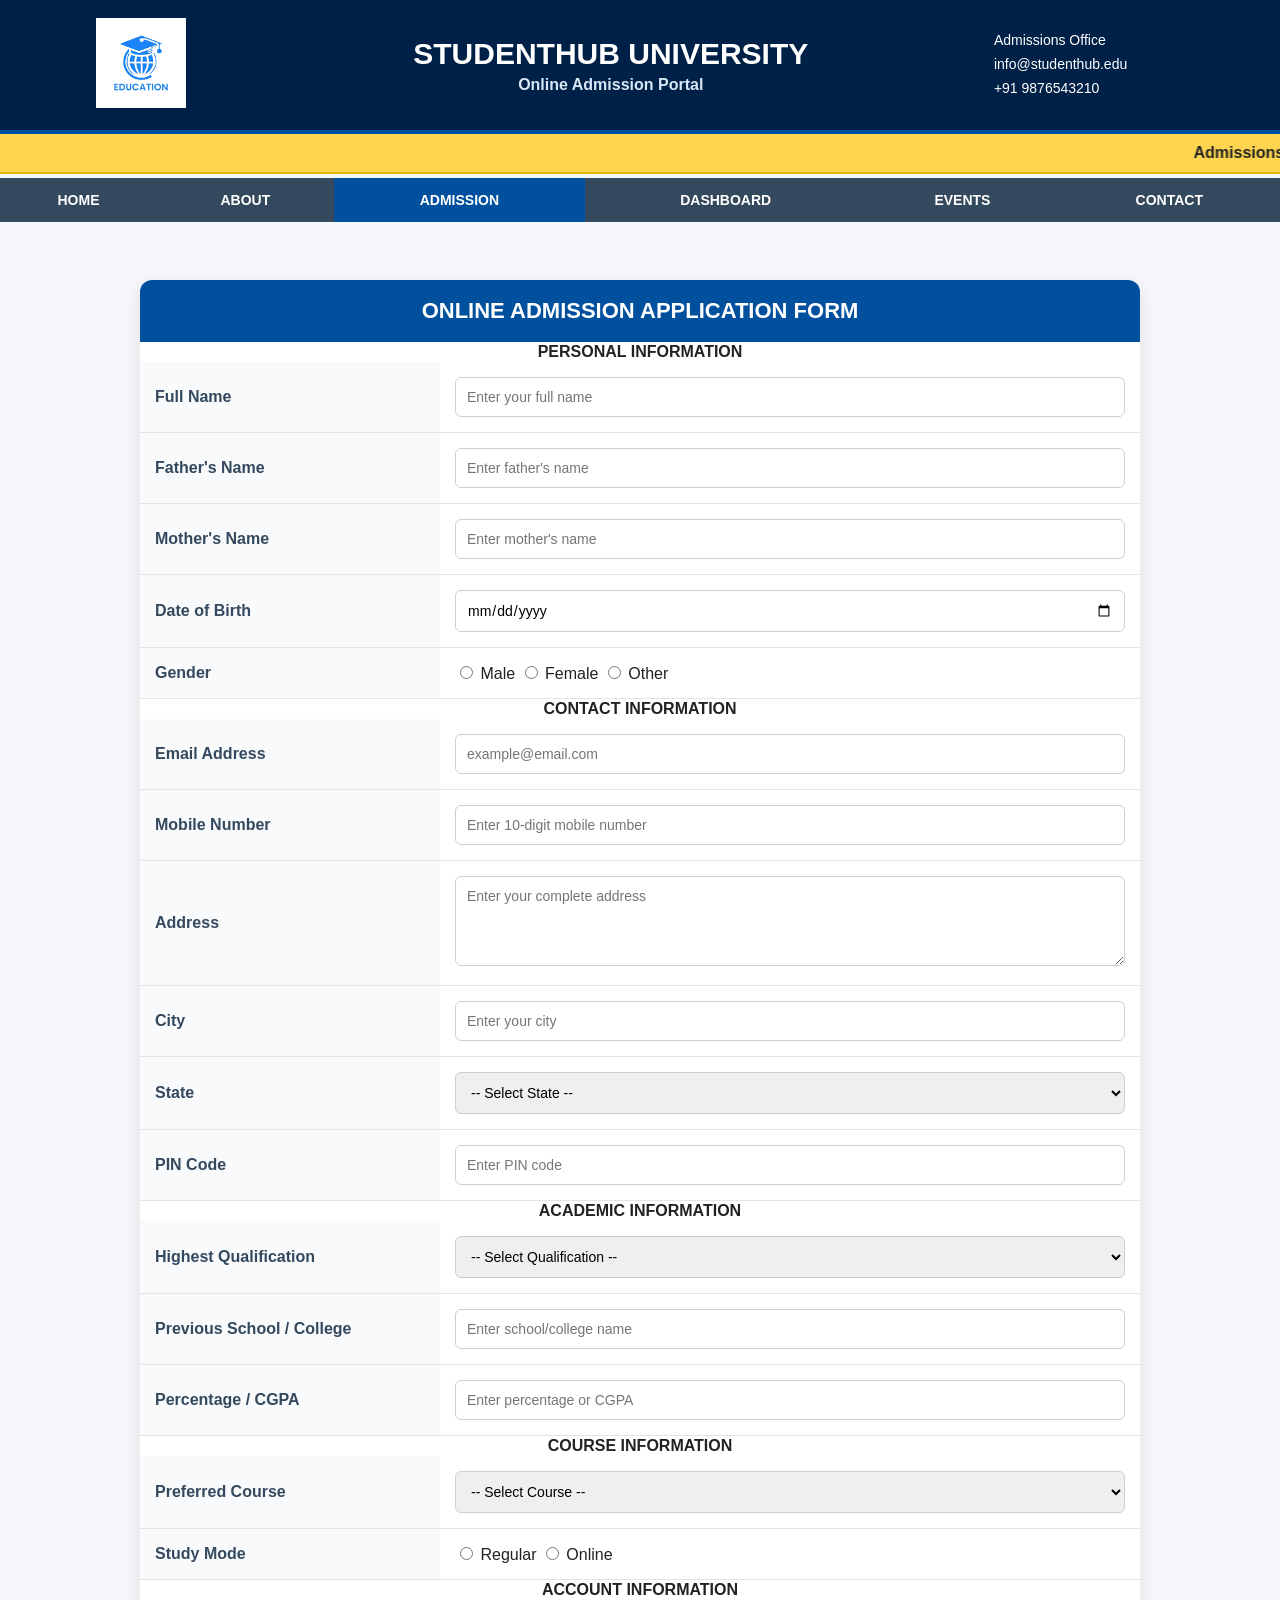
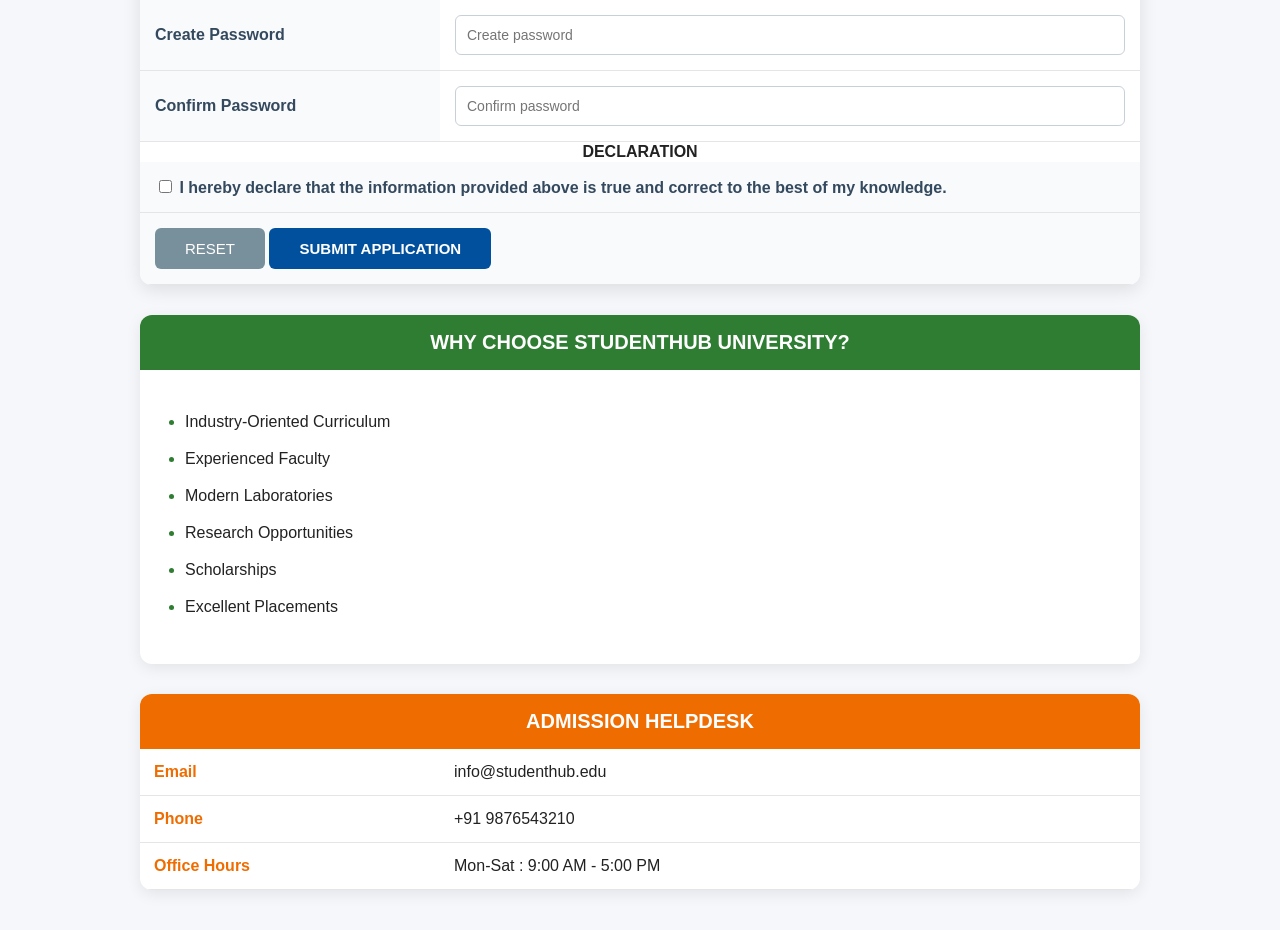
<file: Student portal html/register.html>
<!DOCTYPE html>
<html lang="en">
<head>
<meta charset="UTF-8">
<title>StudentHub University - Admission</title>
<link rel="stylesheet" href="register.css">
</head>
<body>
<body>

<!-- ================= HEADER ================= -->

<table class="header">

    <tr>

        <td width="15%" align="center">

            <img 
                class="logo"
                src="[data-uri]"
                width="90"
                height="90"
            >

        </td>

        <td align="center">

            <h1 class="university-title">
                STUDENTHUB UNIVERSITY
            </h1>

            <h3 class="university-subtitle">
                Online Admission Portal
            </h3>

        </td>

        <td width="20%">

            <div class="header-contact">

                Admissions Office<br>
                info@studenthub.edu<br>
                +91 9876543210

            </div>

        </td>

    </tr>

</table>


<!-- ================= ANNOUNCEMENT ================= -->

<marquee class="announcement">

    <b>
        Admissions Open 2026-27 |
        Submit your application before the closing date.
    </b>

</marquee>


<!-- ================= NAVIGATION ================= -->

<table class="navigation">

    <tr align="center">

        <td>
            <a href="index.html">HOME</a>
        </td>

        <td>
            <a href="about.html">ABOUT</a>
        </td>

        <td>
            <a href="register.html" class="active">ADMISSION</a>
        </td>

        <td>
            <a href="dashboard.html">DASHBOARD</a>
        </td>

        <td>
            <a href="events.html">EVENTS</a>
        </td>

        <td>
            <a href="contact.html">CONTACT</a>
        </td>

    </tr>

</table>

<br>


<!-- ================= ADMISSION CONTENT ================= -->

<!-- ================= ADMISSION CONTENT ================= -->

<div class="admission-container">

    <!-- ================= REGISTRATION FORM ================= -->

    <div class="admission-card">

        <div class="admission-title">
            ONLINE ADMISSION APPLICATION FORM
        </div>

        <form action="dashboard.html" method="get">

            <table class="admission-form">

                <!-- PERSONAL INFORMATION -->

                <tr>
                    <th colspan="2" class="section-heading">
                        PERSONAL INFORMATION
                    </th>
                </tr>

                <tr>
                    <td>
                        <label for="fullname">Full Name</label>
                    </td>
                    <td>
                        <input
                            type="text"
                            id="fullname"
                            name="fullname"
                            placeholder="Enter your full name"
                            required
                        >
                    </td>
                </tr>

                <tr>
                    <td>
                        <label for="fathername">Father's Name</label>
                    </td>
                    <td>
                        <input
                            type="text"
                            id="fathername"
                            name="fathername"
                            placeholder="Enter father's name"
                            required
                        >
                    </td>
                </tr>

                <tr>
                    <td>
                        <label for="mothername">Mother's Name</label>
                    </td>
                    <td>
                        <input
                            type="text"
                            id="mothername"
                            name="mothername"
                            placeholder="Enter mother's name"
                            required
                        >
                    </td>
                </tr>

                <tr>
                    <td>
                        <label for="dob">Date of Birth</label>
                    </td>
                    <td>
                        <input
                            type="date"
                            id="dob"
                            name="dob"
                            required
                        >
                    </td>
                </tr>

                <tr>
                    <td>
                        <label>Gender</label>
                    </td>
                    <td>
                        <label class="radio-option">
                            <input
                                type="radio"
                                name="gender"
                                value="Male"
                                required
                            >
                            Male
                        </label>

                        <label class="radio-option">
                            <input
                                type="radio"
                                name="gender"
                                value="Female"
                            >
                            Female
                        </label>

                        <label class="radio-option">
                            <input
                                type="radio"
                                name="gender"
                                value="Other"
                            >
                            Other
                        </label>
                    </td>
                </tr>


                <!-- CONTACT INFORMATION -->

                <tr>
                    <th colspan="2" class="section-heading">
                        CONTACT INFORMATION
                    </th>
                </tr>

                <tr>
                    <td>
                        <label for="email">Email Address</label>
                    </td>
                    <td>
                        <input
                            type="email"
                            id="email"
                            name="email"
                            placeholder="example@email.com"
                            required
                        >
                    </td>
                </tr>

                <tr>
                    <td>
                        <label for="phone">Mobile Number</label>
                    </td>
                    <td>
                        <input
                            type="tel"
                            id="phone"
                            name="phone"
                            placeholder="Enter 10-digit mobile number"
                            pattern="[0-9]{10}"
                            required
                        >
                    </td>
                </tr>

                <tr>
                    <td>
                        <label for="address">Address</label>
                    </td>
                    <td>
                        <textarea
                            id="address"
                            name="address"
                            rows="4"
                            placeholder="Enter your complete address"
                            required
                        ></textarea>
                    </td>
                </tr>

                <tr>
                    <td>
                        <label for="city">City</label>
                    </td>
                    <td>
                        <input
                            type="text"
                            id="city"
                            name="city"
                            placeholder="Enter your city"
                            required
                        >
                    </td>
                </tr>

                <tr>
                    <td>
                        <label for="state">State</label>
                    </td>
                    <td>
                        <select id="state" name="state" required>

                            <option value="">
                                -- Select State --
                            </option>

                            <option value="Gujarat">
                                Gujarat
                            </option>

                            <option value="Maharashtra">
                                Maharashtra
                            </option>

                            <option value="Rajasthan">
                                Rajasthan
                            </option>

                            <option value="Madhya Pradesh">
                                Madhya Pradesh
                            </option>

                            <option value="Delhi">
                                Delhi
                            </option>

                            <option value="Other">
                                Other
                            </option>

                        </select>
                    </td>
                </tr>

                <tr>
                    <td>
                        <label for="pincode">PIN Code</label>
                    </td>
                    <td>
                        <input
                            type="text"
                            id="pincode"
                            name="pincode"
                            placeholder="Enter PIN code"
                            pattern="[0-9]{6}"
                            required
                        >
                    </td>
                </tr>


                <!-- ACADEMIC INFORMATION -->

                <tr>
                    <th colspan="2" class="section-heading">
                        ACADEMIC INFORMATION
                    </th>
                </tr>

                <tr>
                    <td>
                        <label for="qualification">
                            Highest Qualification
                        </label>
                    </td>

                    <td>
                        <select
                            id="qualification"
                            name="qualification"
                            required
                        >

                            <option value="">
                                -- Select Qualification --
                            </option>

                            <option value="12th">
                                12th / Higher Secondary
                            </option>

                            <option value="Diploma">
                                Diploma
                            </option>

                            <option value="Other">
                                Other
                            </option>

                        </select>
                    </td>
                </tr>

                <tr>
                    <td>
                        <label for="school">
                            Previous School / College
                        </label>
                    </td>

                    <td>
                        <input
                            type="text"
                            id="school"
                            name="school"
                            placeholder="Enter school/college name"
                            required
                        >
                    </td>
                </tr>

                <tr>
                    <td>
                        <label for="percentage">
                            Percentage / CGPA
                        </label>
                    </td>

                    <td>
                        <input
                            type="text"
                            id="percentage"
                            name="percentage"
                            placeholder="Enter percentage or CGPA"
                            required
                        >
                    </td>
                </tr>


                <!-- COURSE INFORMATION -->

                <tr>
                    <th colspan="2" class="section-heading">
                        COURSE INFORMATION
                    </th>
                </tr>

                <tr>
                    <td>
                        <label for="course">
                            Preferred Course
                        </label>
                    </td>

                    <td>
                        <select
                            id="course"
                            name="course"
                            required
                        >

                            <option value="">
                                -- Select Course --
                            </option>

                            <option value="BTech IT">
                                B.Tech Information Technology
                            </option>

                            <option value="BTech CSE">
                                B.Tech Computer Science
                            </option>

                            <option value="BCA">
                                Bachelor of Computer Applications
                            </option>

                            <option value="BBA">
                                Bachelor of Business Administration
                            </option>

                            <option value="BSc">
                                Bachelor of Science
                            </option>

                            <option value="Other">
                                Other
                            </option>

                        </select>
                    </td>
                </tr>

                <tr>
                    <td>
                        <label for="mode">
                            Study Mode
                        </label>
                    </td>

                    <td>

                        <label class="radio-option">
                            <input
                                type="radio"
                                name="mode"
                                value="Regular"
                                required
                            >
                            Regular
                        </label>

                        <label class="radio-option">
                            <input
                                type="radio"
                                name="mode"
                                value="Online"
                            >
                            Online
                        </label>

                    </td>
                </tr>


                <!-- LOGIN INFORMATION -->

                <tr>
                    <th colspan="2" class="section-heading">
                        ACCOUNT INFORMATION
                    </th>
                </tr>

                <tr>
                    <td>
                        <label for="password">
                            Create Password
                        </label>
                    </td>

                    <td>
                        <input
                            type="password"
                            id="password"
                            name="password"
                            placeholder="Create password"
                            required
                        >
                    </td>
                </tr>

                <tr>
                    <td>
                        <label for="confirmPassword">
                            Confirm Password
                        </label>
                    </td>

                    <td>
                        <input
                            type="password"
                            id="confirmPassword"
                            name="confirmPassword"
                            placeholder="Confirm password"
                            required
                        >
                    </td>
                </tr>


                <!-- DECLARATION -->

                <tr>
                    <th colspan="2" class="section-heading">
                        DECLARATION
                    </th>
                </tr>

                <tr>
                    <td colspan="2">

                        <label class="checkbox-option">

                            <input
                                type="checkbox"
                                name="declaration"
                                required
                            >

                            I hereby declare that the information
                            provided above is true and correct to the
                            best of my knowledge.

                        </label>

                    </td>
                </tr>


                <!-- BUTTONS -->

                <tr>
                    <td colspan="2" class="form-buttons">

                        <input
                            type="reset"
                            value="RESET"
                            class="reset-button"
                        >

                        <input
                            type="submit"
                            value="SUBMIT APPLICATION"
                            class="submit-button"
                        >

                    </td>
                </tr>

            </table>

        </form>

    </div>


    <!-- ================= WHY CHOOSE ================= -->

    <div class="why-card">

        <div class="why-title">
            WHY CHOOSE STUDENTHUB UNIVERSITY?
        </div>

        <ul class="why-list">

            <li>Industry-Oriented Curriculum</li>

            <li>Experienced Faculty</li>

            <li>Modern Laboratories</li>

            <li>Research Opportunities</li>

            <li>Scholarships</li>

            <li>Excellent Placements</li>

        </ul>

    </div>


    <!-- ================= HELPDESK ================= -->

    <div class="admission-helpdesk">

        <div class="helpdesk-title">
            ADMISSION HELPDESK
        </div>

        <table>

            <tr>
                <td>Email</td>
                <td>info@studenthub.edu</td>
            </tr>

            <tr>
                <td>Phone</td>
                <td>+91 9876543210</td>
            </tr>

            <tr>
                <td>Office Hours</td>
                <td>Mon-Sat : 9:00 AM - 5:00 PM</td>
            </tr>

        </table>

    </div>

</div>
</file>
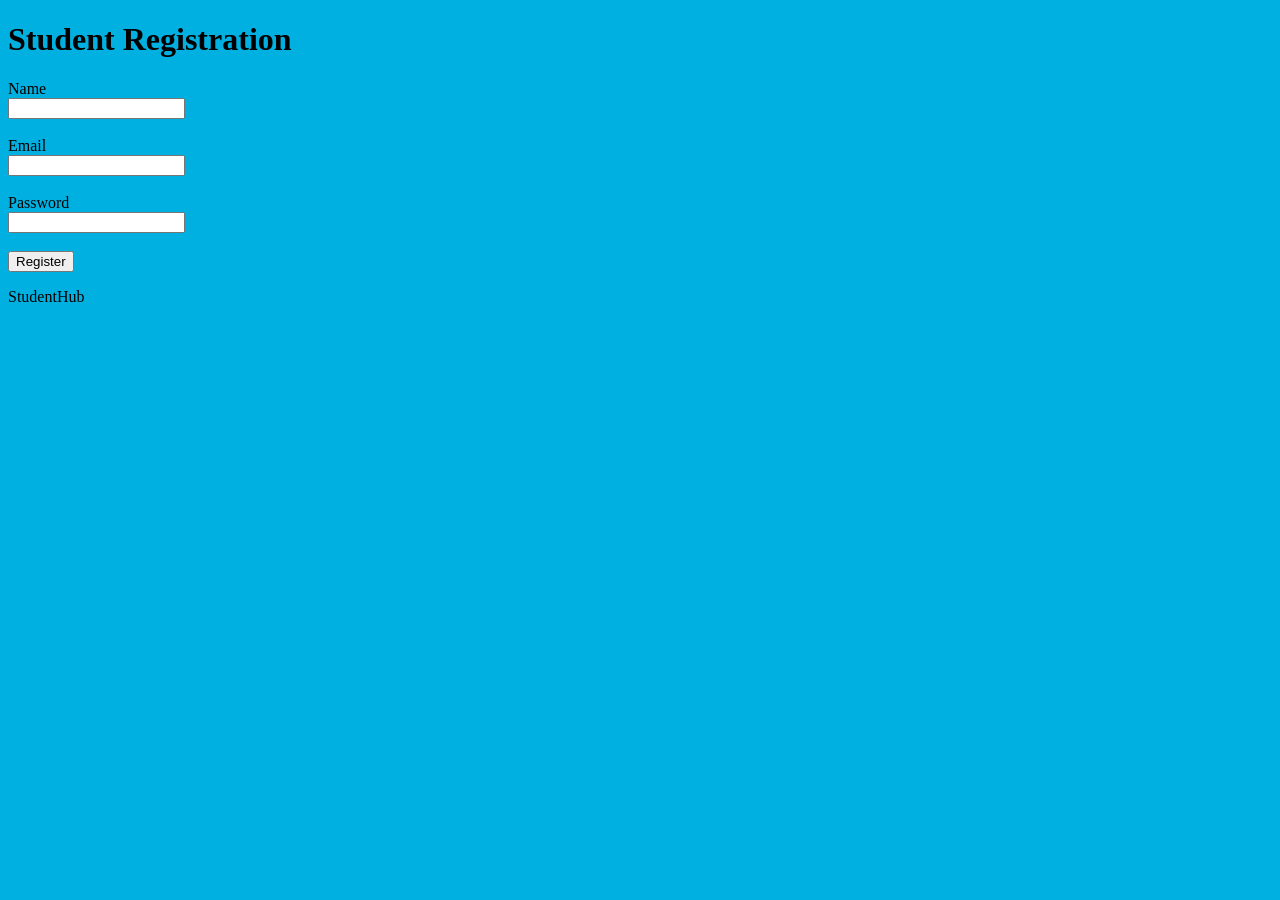
<file: Student portal html/rgister.html>
<!DOCTYPE html>
<html lang="en">
<head>
    <meta charset="UTF-8">
    <title>StudentHub - Register</title>
</head>
<body bgcolor="sky blue">

<header>
    <h1>Student Registration</h1>
</header>

<main>

<form>

<label for="name">Name</label><br>
<input type="text" id="name"><br><br>

<label for="email">Email</label><br>
<input type="email" id="email"><br><br>

<label for="password">Password</label><br>
<input type="password" id="password"><br><br>

<button>Register</button>

</form>

</main>

<footer>
    <p>StudentHub</p>
</footer>

</body>
</html>
</file>
<file: Student portal html/style.css>
/* =====================================================
   STUDENTHUB UNIVERSITY - MAIN CSS
   Used for Login + Dashboard
   ===================================================== */


/* ================= GENERAL ================= */

* {
    box-sizing: border-box;
}

body {
    margin: 0;
    padding: 0;
    background-color: #F5F7FA;
    font-family: "Trebuchet MS", Arial, sans-serif;
    color: #222;
}


/* ================= HEADER ================= */

.header {
    width: 100%;
    background-color: #002147;
    padding: 15px 4%;
    border-bottom: 4px solid #00509E;
}

.header table {
    width: 100%;
}

.logo {
    width: 85px;
    height: 85px;
}

.university-title {
    color: white;
    font-size: 30px;
    margin: 5px 0;
}

.university-subtitle {
    color: #D7E7F7;
    font-size: 16px;
    margin: 5px 0;
}

.header-contact {
    color: white;
    line-height: 1.7;
    font-size: 14px;
}


/* ================= ANNOUNCEMENT ================= */

.announcement {
    background-color: #FFD54F;
    color: #222;
    padding: 10px;
    font-weight: bold;
    border-bottom: 2px solid #E0B800;
}


/* ================= NAVIGATION ================= */

.navigation {
    width: 100%;
    background-color: #34495E;
    padding: 0;
}

.navigation td {
    padding: 0;
}

.navigation a {
    display: block;
    padding: 14px 10px;
    color: white;
    text-decoration: none;
    font-weight: bold;
    font-size: 14px;
    transition: 0.3s;
}

.navigation a:hover {
    background-color: #00509E;
}


/* Active navigation item */

.navigation .active {
    background-color: #00509E;
}


/* ================= MAIN CONTENT ================= */

.dashboard-container {
    width: 90%;
    max-width: 1200px;
    margin: 35px auto;
}


/* ================= COMMON CARD ================= */

.dashboard-card {
    width: 100%;
    background-color: white;
    border-radius: 10px;
    margin-bottom: 25px;
    box-shadow: 0 3px 12px rgba(0, 0, 0, 0.08);
    overflow: hidden;
}


/* ================= SECTION HEADERS ================= */

.section-header {
    padding: 15px 20px;
    color: white;
    font-size: 20px;
    text-align: left;
}

.welcome-header {
    background-color: #00509E;
}

.services-header {
    background-color: #1565C0;
}

.events-header {
    background-color: #2E7D32;
}

.progress-header {
    background-color: #EF6C00;
}

.notices-header {
    background-color: #8E24AA;
}

.helpdesk-header {
    background-color: #00838F;
}


/* ================= WELCOME ================= */

.welcome-content {
    padding: 25px;
    line-height: 1.8;
    font-size: 16px;
}


/* ================= SERVICES TABLE ================= */

.services-table {
    width: 100%;
    border-collapse: collapse;
}

.services-table th {
    background-color: #EAF2F8;
    color: #002147;
    padding: 14px;
    text-align: left;
}

.services-table td {
    padding: 14px;
    border-top: 1px solid #E1E5E8;
}

.services-table tr:hover {
    background-color: #F4F8FC;
}


/* ================= EVENTS TABLE ================= */

.events-table {
    width: 100%;
    border-collapse: collapse;
}

.events-table th {
    background-color: #F1F8F3;
    color: #1B5E20;
    padding: 14px;
    text-align: left;
}

.events-table td {
    padding: 14px;
    border-top: 1px solid #E1E5E8;
}

.events-table tr:hover {
    background-color: #F5FAF6;
}


/* ================= EVENT STATUS ================= */

.status {
    display: inline-block;
    padding: 5px 10px;
    border-radius: 15px;
    font-size: 12px;
    font-weight: bold;
}

.status-open {
    background-color: #DFF5E1;
    color: #1B5E20;
}

.status-registration {
    background-color: #FFF3CD;
    color: #856404;
}

.status-upcoming {
    background-color: #E3F2FD;
    color: #0D47A1;
}


/* ================= PROGRESS ================= */

.progress-table {
    width: 100%;
    border-collapse: collapse;
}

.progress-table td {
    padding: 15px;
    border-bottom: 1px solid #E5E5E5;
}

.progress-table td:first-child {
    font-weight: bold;
    color: #444;
}

.progress-value {
    font-size: 20px;
    font-weight: bold;
    color: #EF6C00;
}


/* ================= PROGRESS BAR ================= */

.progress-bar-container {
    width: 100%;
    height: 12px;
    background-color: #E5E5E5;
    border-radius: 10px;
    overflow: hidden;
}

.progress-bar {
    height: 100%;
    width: 92%;
    background-color: #EF6C00;
}


/* ================= NOTICES ================= */

.notice-list {
    padding: 20px 35px;
    line-height: 2;
}

.notice-list li {
    margin-bottom: 8px;
}

.notice-list li::marker {
    color: #8E24AA;
}


/* ================= HELPDESK ================= */

.helpdesk-table {
    width: 100%;
    border-collapse: collapse;
}

.helpdesk-table td {
    padding: 15px;
    border-bottom: 1px solid #E5E5E5;
}

.helpdesk-table td:first-child {
    font-weight: bold;
    width: 30%;
    color: #00838F;
}


/* ================= LOGOUT BUTTON ================= */

.logout-container {
    text-align: center;
    margin: 30px 0;
}

.logout-button {
    display: inline-block;
    background-color: #C62828;
    color: white;
    text-decoration: none;
    padding: 11px 30px;
    border-radius: 6px;
    font-weight: bold;
    transition: 0.3s;
}

.logout-button:hover {
    background-color: #8E0000;
}


/* ================= FOOTER ================= */

.footer {
    width: 100%;
    background-color: #002147;
    color: white;
    text-align: center;
    padding: 25px 10px;
    margin-top: 40px;
}

.footer h3 {
    margin: 5px 0 10px;
}

.footer hr {
    border: none;
    border-top: 1px solid #6E8499;
}


/* =====================================================
   LOGIN PAGE CSS
   ===================================================== */

.login-container {
    width: 400px;
    margin: 60px auto;
    background-color: white;
    border-radius: 12px;
    box-shadow: 0 5px 20px rgba(0, 0, 0, 0.15);
    overflow: hidden;
}

.login-header {
    background-color: #00509E;
    color: white;
    padding: 18px;
    text-align: center;
    font-size: 24px;
}

.login-form {
    padding: 25px;
}

.login-form label {
    display: block;
    font-weight: bold;
    margin-bottom: 7px;
}

.login-form input[type="text"],
.login-form input[type="password"] {
    width: 100%;
    padding: 12px;
    border: 1px solid #B8C2CC;
    border-radius: 6px;
    font-size: 15px;
    margin-bottom: 18px;
    outline: none;
}

.login-form input[type="text"]:focus,
.login-form input[type="password"]:focus {
    border-color: #00509E;
    box-shadow: 0 0 5px rgba(0, 80, 158, 0.25);
}

.login-button {
    width: 100%;
    padding: 12px;
    background-color: #00509E;
    color: white;
    border: none;
    border-radius: 6px;
    font-size: 16px;
    font-weight: bold;
    cursor: pointer;
}

.login-button:hover {
    background-color: #003F7D;
}

.register-link {
    text-align: center;
    margin: 20px;
}

.register-link a {
    color: #00509E;
    text-decoration: none;
    font-weight: bold;
}

.register-link a:hover {
    text-decoration: underline;
}


/* ================= RESPONSIVE DESIGN ================= */

@media (max-width: 800px) {

    .university-title {
        font-size: 23px;
    }

    .university-subtitle {
        font-size: 13px;
    }

    .header-contact {
        font-size: 12px;
    }

    .navigation a {
        font-size: 12px;
        padding: 12px 5px;
    }

    .dashboard-container {
        width: 95%;
    }
}


@media (max-width: 600px) {

    .header {
        padding: 15px;
    }

    .logo {
        width: 60px;
        height: 60px;
    }

    .university-title {
        font-size: 18px;
    }

    .university-subtitle {
        font-size: 11px;
    }

    .header-contact {
        display: none;
    }

    .navigation table,
    .navigation tr,
    .navigation td {
        display: block;
        width: 100%;
    }

    .navigation a {
        text-align: center;
        border-bottom: 1px solid #52677A;
    }

    .dashboard-container {
        width: 94%;
        margin: 20px auto;
    }

    .section-header {
        font-size: 17px;
    }

    .services-table,
    .events-table,
    .progress-table,
    .helpdesk-table {
        font-size: 13px;
    }

    .services-table th,
    .services-table td,
    .events-table th,
    .events-table td {
        padding: 10px;
    }

    .login-container {
        width: 90%;
        margin: 40px auto;
    }
    /* ================= DARK / LIGHT MODE BUTTON ================= */

.theme-toggle {
    position: fixed;
    top: 20px;
    right: 25px;

    padding: 10px 18px;
    border: none;
    border-radius: 25px;

    background-color: #002147;
    color: white;

    font-size: 14px;
    font-weight: bold;

    cursor: pointer;
    z-index: 1000;

    box-shadow: 0 3px 10px rgba(0, 0, 0, 0.2);

    transition: all 0.3s ease;
}

.theme-toggle:hover {
    transform: scale(1.05);
}

/* ================= DARK MODE ================= */

body.dark-mode {
    background-color: #121212 !important;
    color: #ffffff;
}

/* Header */

body.dark-mode .header {
    background-color: #1e1e1e;
}

/* University title */

body.dark-mode .university-title {
    color: #ffffff;
}

/* Subtitle */

body.dark-mode .university-subtitle {
    color: #cccccc;
}

/* Login container */

body.dark-mode .login-container {
    background-color: #1e1e1e;
    color: #ffffff;
    box-shadow: 0 5px 20px rgba(0, 0, 0, 0.5);
}

/* Login header */

body.dark-mode .login-header {
    background-color: #333333;
    color: #FFD54F;
}

/* Labels */

body.dark-mode .login-form label {
    color: #ffffff;
}

/* Input boxes */

body.dark-mode .login-form input[type="text"],
body.dark-mode .login-form input[type="password"] {
    background-color: #2b2b2b;
    color: #ffffff;
    border: 1px solid #555555;
}

/* Placeholder */

body.dark-mode .login-form input::placeholder {
    color: #aaaaaa;
}

/* Register link */

body.dark-mode .register-link a {
    color: #FFD54F;
}

/* Toggle button */

body.dark-mode .theme-toggle {
    background-color: #FFD54F;
    color: #002147;
}
/* =========================
   THEME TOGGLE BUTTON
========================= */

.theme-toggle {
    position: fixed;
    top: 15px;
    right: 20px;
    z-index: 99999;

    padding: 10px 20px;

    border: none;
    border-radius: 25px;

    background: #002147;
    color: white;

    font-size: 14px;
    font-weight: bold;

    cursor: pointer;

    box-shadow: 0 4px 10px rgba(0, 0, 0, 0.2);

    transition: all 0.3s ease;
}

.theme-toggle:hover {
    transform: scale(1.05);
}


/* =========================
   LIGHT MODE
========================= */

body {
    background-color: #F5F7FA;
    color: #222222;
    transition: background-color 0.3s ease, color 0.3s ease;
}


/* =========================
   DARK MODE
========================= */

body.dark-mode {
    background-color: #121212 !important;
    color: #ffffff !important;
}


/* Header */

body.dark-mode .header {
    background-color: #00152e !important;
}


/* University title */

body.dark-mode .university-title {
    color: #ffffff !important;
}


/* Subtitle */

body.dark-mode .university-subtitle {
    color: #dddddd !important;
}


/* Login box */

body.dark-mode .login-container {
    background-color: #1e1e1e !important;
    color: #ffffff !important;
}


/* Login heading */

body.dark-mode .login-header {
    background-color: #333333 !important;
    color: #FFD54F !important;
}


/* Labels */

body.dark-mode .login-form label {
    color: #ffffff !important;
}


/* Text inputs */

body.dark-mode .login-form input[type="text"],
body.dark-mode .login-form input[type="password"] {
    background-color: #2b2b2b !important;
    color: #ffffff !important;
    border: 1px solid #666666 !important;
}


/* Input placeholder */

body.dark-mode .login-form input::placeholder {
    color: #aaaaaa !important;
}


/* Register link */

body.dark-mode .register-link a {
    color: #FFD54F !important;
}


/* Button in dark mode */

body.dark-mode .theme-toggle {
    background-color: #FFD54F;
    color: #002147;
}
}
</file>
<file: Student portal html/events.css>
/* =====================================================
   STUDENTHUB UNIVERSITY - EVENTS PAGE
   ===================================================== */

/* ================= GENERAL ================= */

* {
    box-sizing: border-box;
}

body {
    margin: 0;
    padding: 0;
    background-color: #F5F7FA;
    font-family: "Trebuchet MS", Arial, sans-serif;
    color: #222;
}

/* Remove default spacing caused by center/table structure */
center {
    width: 100%;
}


/* =====================================================
   HEADER
   ===================================================== */

body > center > table:first-of-type {
    width: 100%;
    background-color: #002147;
    border-bottom: 4px solid #00509E;
    padding: 15px 4%;
}

body > center > table:first-of-type td {
    vertical-align: middle;
}

body > center > table:first-of-type td:first-child {
    width: 15%;
}

body > center > table:first-of-type img {
    width: 85px;
    height: 85px;
    object-fit: contain;
}

body > center > table:first-of-type h1 {
    color: white;
    font-size: 30px;
    margin: 5px 0;
}

body > center > table:first-of-type h3 {
    color: #D7E7F7;
    font-size: 16px;
    margin: 5px 0;
}

body > center > table:first-of-type td:last-child {
    color: white;
    line-height: 1.7;
    font-size: 14px;
}


/* =====================================================
   ANNOUNCEMENT
   ===================================================== */

body > center > marquee {
    display: block;
    width: 100%;
    background-color: #FFD54F;
    color: #222;
    padding: 10px;
    font-weight: bold;
    border-bottom: 2px solid #E0B800;
}


/* =====================================================
   NAVIGATION
   ===================================================== */

body > center > table:nth-of-type(2) {
    width: 100%;
    background-color: #34495E;
    border: none;
    border-collapse: collapse;
}

body > center > table:nth-of-type(2) td {
    padding: 0;
    border: none;
}

body > center > table:nth-of-type(2) a {
    display: block;
    padding: 14px 10px;
    color: white;
    text-decoration: none;
    font-weight: bold;
    font-size: 14px;
    transition: 0.3s;
}

body > center > table:nth-of-type(2) a:hover {
    background-color: #00509E;
}


/* =====================================================
   EVENT BANNER
   ===================================================== */

body > center > img {
    width: 850px;
    max-width: 90%;
    height: 250px;
    object-fit: cover;
    margin: 25px auto;
    display: block;
    border-radius: 10px;
    box-shadow: 0 3px 12px rgba(0, 0, 0, 0.12);
}


/* =====================================================
   COMMON TABLE STYLE
   ===================================================== */

body > center > table {
    border-collapse: collapse;
    margin: 25px auto;
    background-color: white;
    border-radius: 10px;
    overflow: hidden;
    box-shadow: 0 3px 12px rgba(0, 0, 0, 0.08);
}

body > center > table th,
body > center > table td {
    padding: 14px;
}


/* =====================================================
   EVENTS CALENDAR
   ===================================================== */

body > center > table:nth-of-type(3) {
    width: 90%;
    max-width: 1200px;
}

body > center > table:nth-of-type(3) tr:first-child {
    background-color: #00509E;
}

body > center > table:nth-of-type(3) tr:first-child th {
    color: white;
    font-size: 20px;
    text-align: left;
    padding: 15px 20px;
}

body > center > table:nth-of-type(3) tr:nth-child(2) {
    background-color: #EAF2F8;
    color: #002147;
}

body > center > table:nth-of-type(3) tr:nth-child(2) th {
    text-align: left;
}

body > center > table:nth-of-type(3) td {
    border-top: 1px solid #E1E5E8;
}

body > center > table:nth-of-type(3) tr:hover:not(:first-child):not(:nth-child(2)) {
    background-color: #F4F8FC;
}


/* =====================================================
   EVENT STATUS
   ===================================================== */

/* Registration Open */
body > center > table:nth-of-type(3) tr:nth-child(3) td:last-child {
    color: #856404;
    font-weight: bold;
}

body > center > table:nth-of-type(3) tr:nth-child(3) td:last-child::before {
    content: "● ";
    color: #F0AD00;
}

/* Open */
body > center > table:nth-of-type(3) tr:nth-child(4) td:last-child,
body > center > table:nth-of-type(3) tr:nth-child(6) td:last-child {
    color: #1B5E20;
    font-weight: bold;
}

body > center > table:nth-of-type(3) tr:nth-child(4) td:last-child::before,
body > center > table:nth-of-type(3) tr:nth-child(6) td:last-child::before {
    content: "● ";
    color: #2E7D32;
}

/* Upcoming */
body > center > table:nth-of-type(3) tr:nth-child(5) td:last-child {
    color: #0D47A1;
    font-weight: bold;
}

body > center > table:nth-of-type(3) tr:nth-child(5) td:last-child::before {
    content: "● ";
    color: #1565C0;
}

/* Coming Soon */
body > center > table:nth-of-type(3) tr:nth-child(7) td:last-child {
    color: #8E24AA;
    font-weight: bold;
}

body > center > table:nth-of-type(3) tr:nth-child(7) td:last-child::before {
    content: "● ";
    color: #8E24AA;
}


/* =====================================================
   EVENT CATEGORIES
   ===================================================== */

body > center > table:nth-of-type(4) {
    width: 80%;
    max-width: 1000px;
}

body > center > table:nth-of-type(4) tr:first-child {
    background-color: #1565C0;
}

body > center > table:nth-of-type(4) tr:first-child th {
    color: white;
    font-size: 20px;
    text-align: left;
    padding: 15px 20px;
}

body > center > table:nth-of-type(4) ul {
    margin: 5px 0;
    padding-left: 25px;
    line-height: 2;
}

body > center > table:nth-of-type(4) li::marker {
    color: #1565C0;
}


/* =====================================================
   BENEFITS
   ===================================================== */

body > center > table:nth-of-type(5) {
    width: 80%;
    max-width: 1000px;
}

body > center > table:nth-of-type(5) tr:first-child {
    background-color: #2E7D32;
}

body > center > table:nth-of-type(5) tr:first-child th {
    color: white;
    font-size: 20px;
    text-align: left;
    padding: 15px 20px;
}

body > center > table:nth-of-type(5) ul {
    margin: 5px 0;
    padding-left: 25px;
    line-height: 2;
}

body > center > table:nth-of-type(5) li::marker {
    color: #2E7D32;
}


/* =====================================================
   EVENT COORDINATION OFFICE
   ===================================================== */

body > center > table:nth-of-type(6) {
    width: 70%;
    max-width: 900px;
}

body > center > table:nth-of-type(6) tr:first-child {
    background-color: #EF6C00;
}

body > center > table:nth-of-type(6) tr:first-child th {
    color: white;
    font-size: 20px;
    text-align: left;
    padding: 15px 20px;
}

body > center > table:nth-of-type(6) td {
    border-bottom: 1px solid #E5E5E5;
}

body > center > table:nth-of-type(6) td:first-child {
    width: 30%;
    font-weight: bold;
    color: #EF6C00;
}


/* =====================================================
   REGISTER FOR EVENTS
   ===================================================== */

body > center > table:nth-of-type(7) {
    width: 60%;
    max-width: 700px;
}

body > center > table:nth-of-type(7) tr:first-child {
    background-color: #8E24AA;
}

body > center > table:nth-of-type(7) tr:first-child th {
    color: white;
    font-size: 20px;
    padding: 15px;
}

body > center > table:nth-of-type(7) td {
    padding: 25px;
    line-height: 1.6;
}

body > center > table:nth-of-type(7) a {
    display: inline-block;
    background-color: #8E24AA;
    color: white;
    text-decoration: none;
    padding: 11px 30px;
    border-radius: 6px;
    font-weight: bold;
    transition: 0.3s;
}

body > center > table:nth-of-type(7) a:hover {
    background-color: #6A1B9A;
    transform: translateY(-2px);
}


/* =====================================================
   FOOTER
   ===================================================== */

body > center > table:last-of-type {
    width: 100%;
    background-color: #002147;
    color: white;
    margin-top: 40px;
    box-shadow: none;
    border-radius: 0;
}

body > center > table:last-of-type h3 {
    margin: 5px 0 10px;
}

body > center > table:last-of-type hr {
    border: none;
    border-top: 1px solid #6E8499;
}


/* =====================================================
   RESPONSIVE DESIGN - TABLET
   ===================================================== */

@media (max-width: 800px) {

    body > center > table:first-of-type h1 {
        font-size: 23px;
    }

    body > center > table:first-of-type h3 {
        font-size: 13px;
    }

    body > center > table:first-of-type td:last-child {
        font-size: 12px;
    }

    body > center > table:nth-of-type(2) a {
        font-size: 12px;
        padding: 12px 5px;
    }

    body > center > table:nth-of-type(3) {
        width: 95%;
    }

    body > center > table:nth-of-type(4),
    body > center > table:nth-of-type(5) {
        width: 90%;
    }

    body > center > table:nth-of-type(6) {
        width: 85%;
    }

    body > center > table:nth-of-type(7) {
        width: 80%;
    }

    body > center > table:nth-of-type(3) th,
    body > center > table:nth-of-type(3) td {
        padding: 10px;
        font-size: 14px;
    }
}


/* =====================================================
   RESPONSIVE DESIGN - MOBILE
   ===================================================== */

@media (max-width: 600px) {

    body > center > table:first-of-type {
        padding: 15px;
    }

    body > center > table:first-of-type img {
        width: 60px;
        height: 60px;
    }

    body > center > table:first-of-type h1 {
        font-size: 18px;
    }

    body > center > table:first-of-type h3 {
        font-size: 11px;
    }

    body > center > table:first-of-type td:last-child {
        display: none;
    }

    /* Mobile navigation */
    body > center > table:nth-of-type(2),
    body > center > table:nth-of-type(2) tbody,
    body > center > table:nth-of-type(2) tr,
    body > center > table:nth-of-type(2) td {
        display: block;
        width: 100%;
    }

    body > center > table:nth-of-type(2) a {
        text-align: center;
        border-bottom: 1px solid #52677A;
    }

    /* Banner */
    body > center > img {
        width: 94%;
        height: 180px;
        margin: 20px auto;
    }

    /* Event calendar */
    body > center > table:nth-of-type(3) {
        width: 94%;
        font-size: 12px;
    }

    body > center > table:nth-of-type(3) th,
    body > center > table:nth-of-type(3) td {
        padding: 9px 6px;
    }

    body > center > table:nth-of-type(3) tr:first-child th,
    body > center > table:nth-of-type(4) tr:first-child th,
    body > center > table:nth-of-type(5) tr:first-child th,
    body > center > table:nth-of-type(6) tr:first-child th,
    body > center > table:nth-of-type(7) tr:first-child th {
        font-size: 17px;
    }

    /* Categories */
    body > center > table:nth-of-type(4),
    body > center > table:nth-of-type(5) {
        width: 94%;
    }

    body > center > table:nth-of-type(4) ul,
    body > center > table:nth-of-type(5) ul {
        line-height: 1.8;
        font-size: 14px;
    }

    /* Coordinator */
    body > center > table:nth-of-type(6) {
        width: 94%;
        font-size: 13px;
    }

    body > center > table:nth-of-type(6) td {
        padding: 10px;
    }

    /* Register */
    body > center > table:nth-of-type(7) {
        width: 90%;
    }

    body > center > table:nth-of-type(7) td {
        padding: 20px;
    }

    /* Footer */
    body > center > table:last-of-type {
        font-size: 13px;
    }
}
</file>
<file: Student portal html/register.css>
/* =====================================================
   STUDENTHUB UNIVERSITY
   REGISTER / ADMISSION PAGE CSS
   ===================================================== */


/* ================= GENERAL ================= */

* {
    box-sizing: border-box;
}

body {
    margin: 0;
    padding: 0;
    background-color: #F5F7FA;
    font-family: "Trebuchet MS", Arial, sans-serif;
    color: #222;
}


/* ================= HEADER ================= */

.header {
    width: 100%;
    background-color: #002147;
    padding: 15px 4%;
    border-bottom: 4px solid #00509E;
}

.logo {
    width: 90px;
    height: 90px;
}

.university-title {
    color: white;
    font-size: 30px;
    margin: 5px 0;
}

.university-subtitle {
    color: #D7E7F7;
    font-size: 16px;
    margin: 5px 0;
}

.header-contact {
    color: white;
    line-height: 1.7;
    font-size: 14px;
}


/* ================= ANNOUNCEMENT ================= */

.announcement {
    background-color: #FFD54F;
    color: #222;
    padding: 10px;
    font-weight: bold;
    border-bottom: 2px solid #E0B800;
}


/* ================= NAVIGATION ================= */

.navigation {
    width: 100%;
    background-color: #34495E;
    border-collapse: collapse;
}

.navigation td {
    padding: 0;
}

.navigation a {
    display: block;
    padding: 14px 10px;
    color: white;
    text-decoration: none;
    font-weight: bold;
    font-size: 14px;
    transition: 0.3s;
}

.navigation a:hover {
    background-color: #00509E;
}

.navigation a.active {
    background-color: #00509E;
}


/* ================= MAIN CONTAINER ================= */

.admission-container {
    width: 90%;
    max-width: 1000px;
    margin: 40px auto;
}


/* ================= ADMISSION FORM CARD ================= */

.admission-card {
    background-color: white;
    border-radius: 12px;
    overflow: hidden;
    box-shadow: 0 5px 18px rgba(0, 0, 0, 0.10);
    margin-bottom: 30px;
}

.admission-title {
    background-color: #00509E;
    color: white;
    padding: 18px;
    text-align: center;
    font-size: 22px;
    font-weight: bold;
}


/* ================= FORM ================= */

.admission-form {
    width: 100%;
    border-collapse: collapse;
}

.admission-form td {
    padding: 15px;
    border-bottom: 1px solid #E5E5E5;
}

.admission-form td:first-child {
    width: 30%;
    font-weight: bold;
    color: #34495E;
    background-color: #F8FAFC;
}


/* ================= INPUTS ================= */

.admission-form input[type="text"],
.admission-form input[type="email"],
.admission-form input[type="tel"],
.admission-form input[type="date"],
.admission-form input[type="password"],
.admission-form select,
.admission-form textarea {
    width: 100%;
    padding: 11px;
    border: 1px solid #C7D0D9;
    border-radius: 6px;
    font-family: Arial, sans-serif;
    font-size: 14px;
    outline: none;
    transition: 0.2s;
}


/* Input focus */

.admission-form input:focus,
.admission-form select:focus,
.admission-form textarea:focus {
    border-color: #00509E;
    box-shadow: 0 0 5px rgba(0, 80, 158, 0.20);
}


/* ================= TEXTAREA ================= */

.admission-form textarea {
    resize: vertical;
    min-height: 90px;
}


/* ================= RADIO BUTTONS ================= */

.gender-options {
    display: flex;
    gap: 20px;
    align-items: center;
}

.gender-options label {
    font-weight: normal;
}


/* ================= FILE UPLOAD ================= */

.admission-form input[type="file"] {
    width: 100%;
    padding: 9px;
    border: 1px dashed #9AA7B3;
    border-radius: 6px;
    background-color: #F8FAFC;
}


/* ================= BUTTONS ================= */

.submit-button {
    background-color: #00509E;
    color: white;
    border: none;
    padding: 12px 30px;
    border-radius: 6px;
    font-size: 15px;
    font-weight: bold;
    cursor: pointer;
    margin-right: 8px;
    transition: 0.3s;
}

.submit-button:hover {
    background-color: #003F7D;
    transform: translateY(-1px);
}


.reset-button {
    background-color: #78909C;
    color: white;
    border: none;
    padding: 12px 30px;
    border-radius: 6px;
    font-size: 15px;
    cursor: pointer;
    transition: 0.3s;
}

.reset-button:hover {
    background-color: #546E7A;
}


/* ================= WHY CHOOSE US ================= */

.why-card {
    background-color: white;
    border-radius: 12px;
    overflow: hidden;
    box-shadow: 0 4px 15px rgba(0, 0, 0, 0.08);
    margin-bottom: 30px;
}

.why-title {
    background-color: #2E7D32;
    color: white;
    padding: 16px;
    text-align: center;
    font-size: 20px;
    font-weight: bold;
}

.why-list {
    padding: 20px 45px;
    line-height: 2;
}

.why-list li {
    margin-bottom: 5px;
}

.why-list li::marker {
    color: #2E7D32;
}


/* ================= HELPDESK ================= */

.admission-helpdesk {
    background-color: white;
    border-radius: 12px;
    overflow: hidden;
    box-shadow: 0 4px 15px rgba(0, 0, 0, 0.08);
    margin-bottom: 30px;
}

.helpdesk-title {
    background-color: #EF6C00;
    color: white;
    padding: 16px;
    text-align: center;
    font-size: 20px;
    font-weight: bold;
}

.admission-helpdesk table {
    width: 100%;
    border-collapse: collapse;
}

.admission-helpdesk td {
    padding: 14px;
    border-bottom: 1px solid #E5E5E5;
}

.admission-helpdesk td:first-child {
    width: 30%;
    font-weight: bold;
    color: #EF6C00;
}


/* ================= FOOTER ================= */

.footer {
    width: 100%;
    background-color: #002147;
    color: white;
    text-align: center;
    padding: 25px 10px;
    margin-top: 40px;
}

.footer h3 {
    margin: 5px 0 10px;
}

.footer hr {
    border: none;
    border-top: 1px solid #6E8499;
}


/* ================= RESPONSIVE DESIGN ================= */

@media (max-width: 800px) {

    .university-title {
        font-size: 23px;
    }

    .university-subtitle {
        font-size: 13px;
    }

    .header-contact {
        font-size: 12px;
    }

    .navigation a {
        font-size: 12px;
        padding: 12px 5px;
    }

    .admission-container {
        width: 94%;
    }
}


@media (max-width: 600px) {

    .logo {
        width: 65px;
        height: 65px;
    }

    .university-title {
        font-size: 19px;
    }

    .university-subtitle {
        font-size: 11px;
    }

    .header-contact {
        display: none;
    }

    .navigation,
    .navigation tr,
    .navigation td {
        display: block;
        width: 100%;
    }

    .navigation a {
        text-align: center;
        border-bottom: 1px solid #52677A;
    }

    .admission-container {
        width: 94%;
        margin: 25px auto;
    }

    .admission-form td {
        display: block;
        width: 100% !important;
    }

    .admission-form td:first-child {
        padding-bottom: 5px;
        background-color: white;
        border-bottom: none;
    }

    .admission-form td:nth-child(2) {
        padding-top: 5px;
    }

    .gender-options {
        flex-direction: column;
        align-items: flex-start;
        gap: 8px;
    }

    .submit-button,
    .reset-button {
        width: 100%;
        margin: 5px 0;
    }
    /* =========================================
   ADMISSION REGISTRATION FORM
========================================= */

.admission-container {
    width: 90%;
    max-width: 1000px;
    margin: 30px auto;
}


/* Main admission card */

.admission-card {
    background-color: white;
    border: 1px solid #d9dfe6;
    border-radius: 8px;
    box-shadow: 0 4px 15px rgba(0, 0, 0, 0.08);
    overflow: hidden;
}


/* Form title */

.admission-title {
    background-color: #002147;
    color: white;

    text-align: center;

    font-size: 22px;
    font-weight: bold;

    padding: 18px;
}


/* Form table */

.admission-form {
    width: 100%;
    border-collapse: collapse;
}


/* Table cells */

.admission-form td {
    padding: 12px 15px;
    border-bottom: 1px solid #e5e7eb;
}


/* Left column */

.admission-form td:first-child {
    width: 35%;
    font-weight: bold;
    color: #34495E;
}


/* Section headings */

.section-heading {
    background-color: #f0f3f7;
    color: #002147;

    text-align: left;

    padding: 14px 15px;

    font-size: 16px;
}


/* Inputs */

.admission-form input[type="text"],
.admission-form input[type="email"],
.admission-form input[type="tel"],
.admission-form input[type="date"],
.admission-form input[type="password"],
.admission-form select,
.admission-form textarea {

    width: 100%;
    box-sizing: border-box;

    padding: 11px 12px;

    border: 1px solid #cbd5e1;
    border-radius: 5px;

    font-size: 14px;

    outline: none;

    transition: 0.2s;
}


/* Input focus */

.admission-form input:focus,
.admission-form select:focus,
.admission-form textarea:focus {

    border-color: #002147;

    box-shadow: 0 0 0 2px rgba(0, 33, 71, 0.1);
}


/* Textarea */

.admission-form textarea {
    resize: vertical;
}


/* Radio buttons */

.radio-option {
    margin-right: 20px;
    font-weight: normal;
    cursor: pointer;
}

.radio-option input {
    margin-right: 5px;
}


/* Checkbox */

.checkbox-option {
    display: block;
    line-height: 1.6;
    cursor: pointer;
}

.checkbox-option input {
    margin-right: 8px;
}


/* Buttons */

.form-buttons {
    text-align: center;
    padding: 25px !important;
}


/* Submit */

.submit-button {
    background-color: #002147;
    color: white;

    border: none;
    border-radius: 5px;

    padding: 12px 25px;

    font-weight: bold;

    cursor: pointer;

    margin-left: 10px;

    transition: 0.3s;
}

.submit-button:hover {
    background-color: #003b78;
    transform: translateY(-2px);
}


/* Reset */

.reset-button {
    background-color: #e5e7eb;
    color: #333;

    border: none;
    border-radius: 5px;

    padding: 12px 25px;

    font-weight: bold;

    cursor: pointer;

    transition: 0.3s;
}

.reset-button:hover {
    background-color: #cbd5e1;
}


/* =========================================
   WHY CHOOSE CARD
========================================= */

.why-card {
    margin-top: 25px;

    background-color: white;

    border: 1px solid #d9dfe6;
    border-radius: 8px;

    padding: 20px;

    box-shadow: 0 4px 15px rgba(0, 0, 0, 0.08);
}


.why-title {
    background-color: #002147;
    color: white;

    padding: 12px;

    font-weight: bold;
    text-align: center;

    border-radius: 5px;
}


.why-list {
    line-height: 2;
    color: #34495E;
}


/* =========================================
   ADMISSION HELPDESK
========================================= */

.admission-helpdesk {
    margin-top: 25px;

    background-color: white;

    border: 1px solid #d9dfe6;
    border-radius: 8px;

    padding: 20px;

    box-shadow: 0 4px 15px rgba(0, 0, 0, 0.08);
}


.helpdesk-title {
    background-color: #002147;
    color: white;

    padding: 12px;

    font-weight: bold;
    text-align: center;

    border-radius: 5px;

    margin-bottom: 15px;
}


.admission-helpdesk table {
    width: 100%;
    border-collapse: collapse;
}


.admission-helpdesk td {
    padding: 10px;

    border-bottom: 1px solid #e5e7eb;
}


.admission-helpdesk td:first-child {
    font-weight: bold;
    width: 30%;
}


/* =========================================
   MOBILE RESPONSIVE
========================================= */

@media (max-width: 700px) {

    .admission-container {
        width: 95%;
    }

    .admission-title {
        font-size: 18px;
        padding: 15px;
    }

    .admission-form td {
        display: block;
        width: auto !important;
        border-bottom: none;
    }

    .admission-form td:first-child {
        padding-bottom: 5px;
    }

    .admission-form td:nth-child(2) {
        padding-top: 5px;
        padding-bottom: 15px;
        border-bottom: 1px solid #e5e7eb;
    }

    .radio-option {
        display: inline-block;
        margin-bottom: 8px;
    }

    .submit-button,
    .reset-button {
        width: 100%;
        margin: 5px 0;
    }

    .admission-helpdesk td {
        display: block;
        width: auto !important;
    }

}
}
</file>
